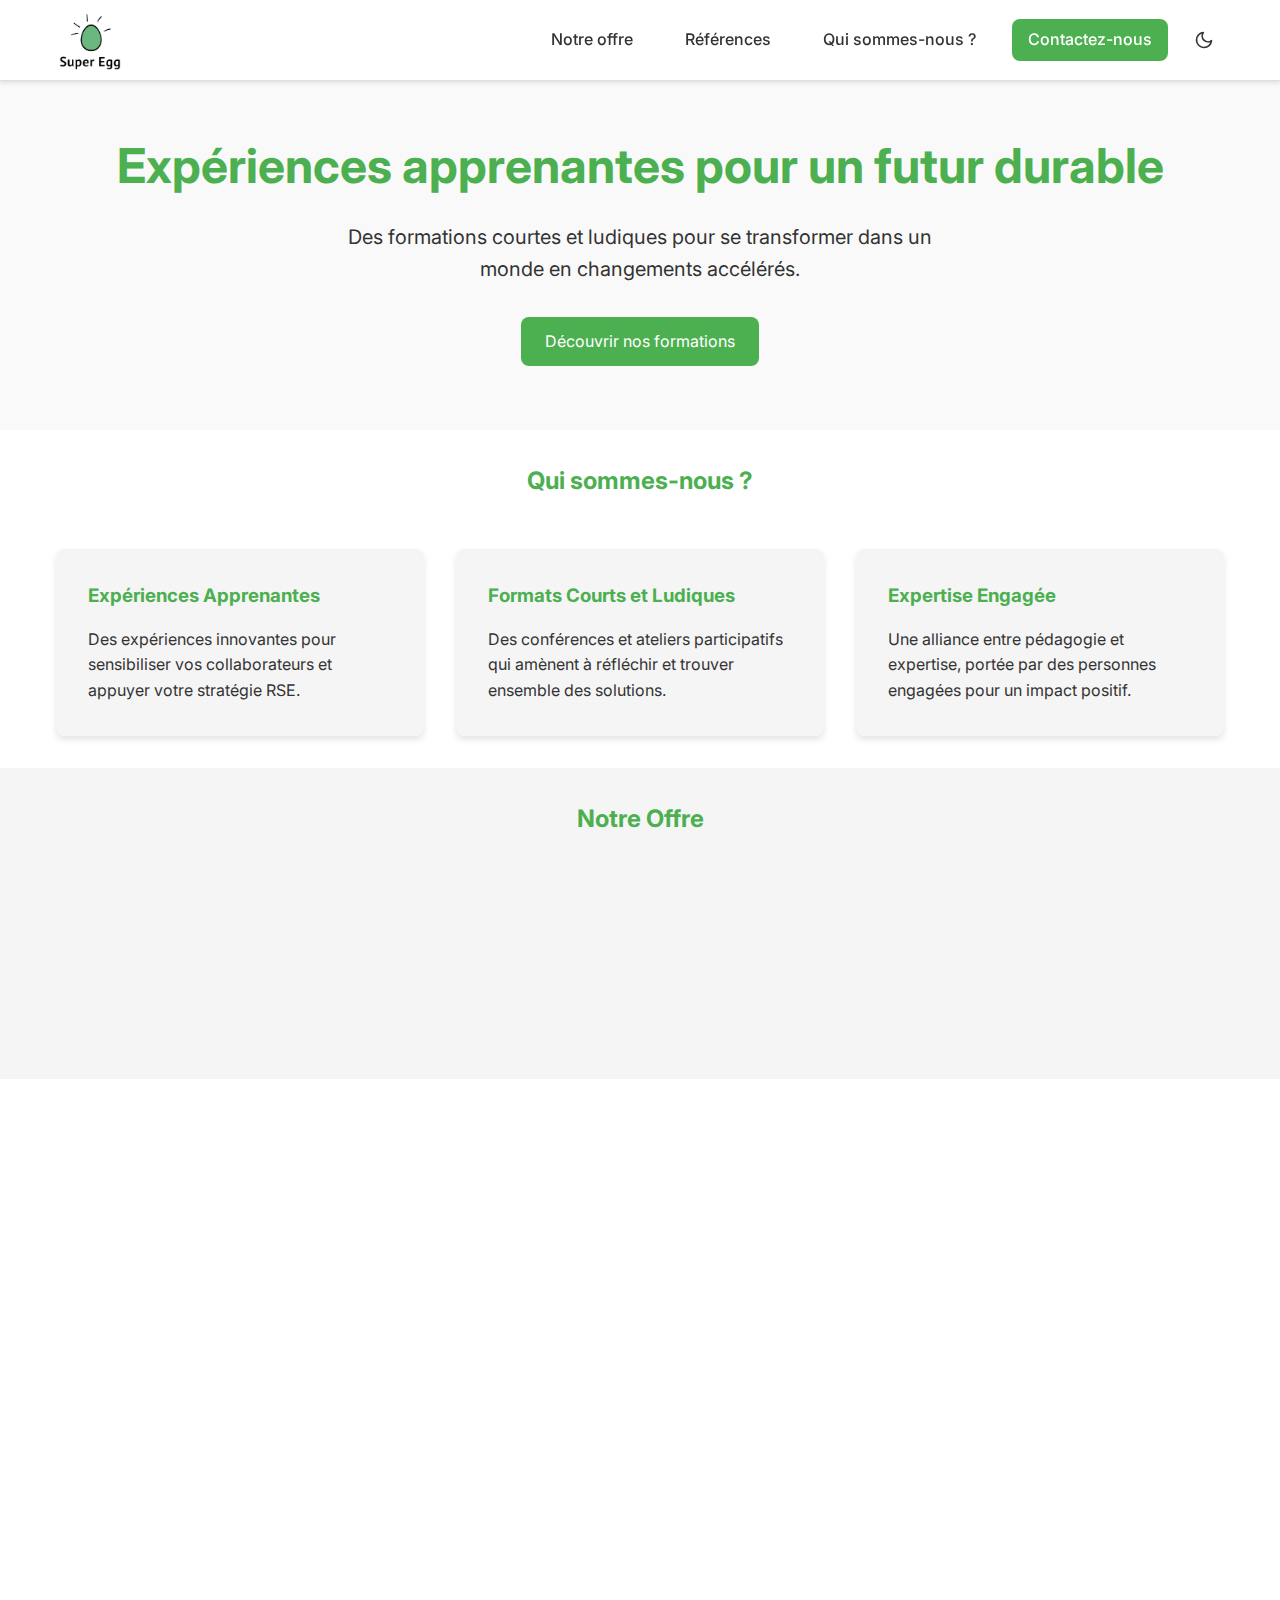
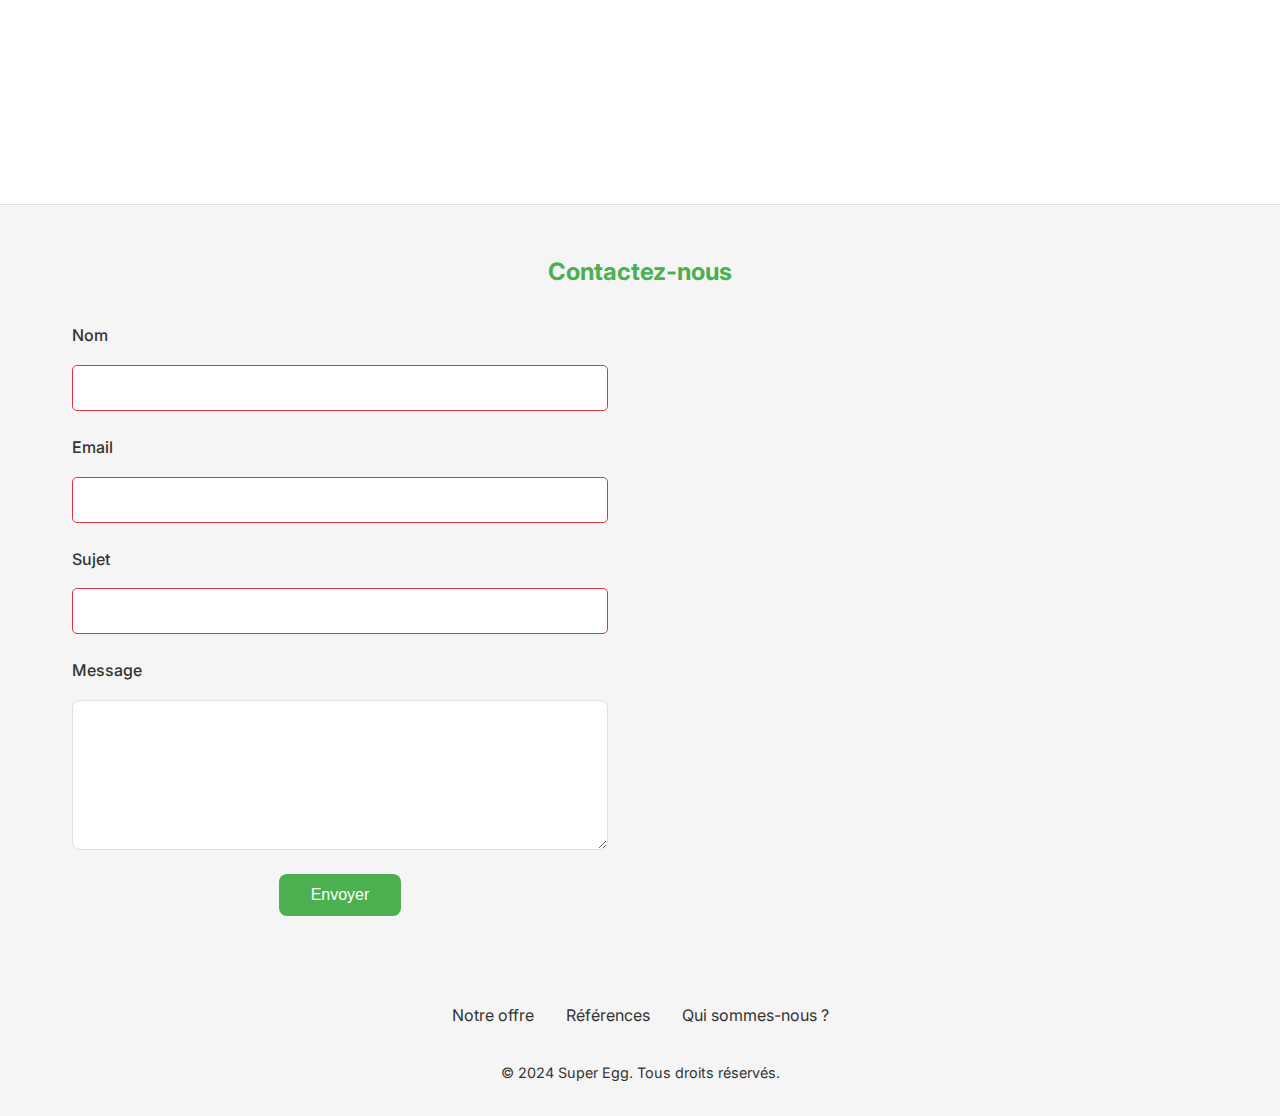
<file: index.html>
<!DOCTYPE html>
<html lang="fr">
<head>
    <meta charset="UTF-8">
    <meta name="viewport" content="width=device-width, initial-scale=1.0">
    <meta name="description" content="Super Egg - Formations courtes et ludiques pour un futur durable. Expériences apprenantes pour se transformer dans un monde en changements accélérés.">
    <title>Super Egg - Formations courtes et ludiques pour un futur durable</title>
    <link rel="stylesheet" href="css/style.css">
    <link rel="preconnect" href="https://fonts.googleapis.com">
    <link rel="preconnect" href="https://fonts.gstatic.com" crossorigin>
    <link href="https://fonts.googleapis.com/css2?family=Inter:wght@400;500;600;700&display=swap" rel="stylesheet">
</head>
<body>
    <header class="header">
        <nav class="nav container">
            <a href="/" class="logo">
                <img src="assets/images/logo.png" alt="Super Egg Logo" class="logo-img">
            </a>
            <button class="mobile-menu-toggle" aria-label="Menu">
                <span class="hamburger"></span>
            </button>
            <div class="nav-container">
                <nav>
                    <ul class="nav-links">
                        <li><a href="pages/notre-offre.html">Notre offre</a></li>
                        <li><a href="pages/references.html">Références</a></li>
                        <li><a href="pages/about.html">Qui sommes-nous ?</a></li>
                        <li><a href="#contact-title" class="btn-primary">Contactez-nous</a></li>
                    </ul>
                </nav>
                <button class="theme-toggle" aria-label="Changer le thème">
                    <svg xmlns="http://www.w3.org/2000/svg" viewBox="0 0 24 24" fill="none" stroke="currentColor" stroke-width="2" stroke-linecap="round" stroke-linejoin="round">
                        <path d="M21 12.79A9 9 0 1 1 11.21 3 7 7 0 0 0 21 12.79z"/>
                    </svg>
                </button>
            </div>
        </nav>
    </header>

    <main>
        <section class="hero">
            <div class="container">
                <h1>Expériences apprenantes pour un futur durable</h1>
                <p class="lead">Des formations courtes et ludiques pour se transformer dans un monde en changements accélérés.</p>
                <a href="pages/notre-offre.html" class="btn-primary">Découvrir nos formations</a>
            </div>
        </section>

        <section id="about" class="section">
            <div class="container">
                <h2>Qui sommes-nous ?</h2>
                <div class="features-grid">
                    <div class="feature-card">
                        <h3>Expériences Apprenantes</h3>
                        <p>Des expériences innovantes pour sensibiliser vos collaborateurs et appuyer votre stratégie RSE.</p>
                    </div>
                    <div class="feature-card">
                        <h3>Formats Courts et Ludiques</h3>
                        <p>Des conférences et ateliers participatifs qui amènent à réfléchir et trouver ensemble des solutions.</p>
                    </div>
                    <div class="feature-card">
                        <h3>Expertise Engagée</h3>
                        <p>Une alliance entre pédagogie et expertise, portée par des personnes engagées pour un impact positif.</p>
                    </div>
                </div>
            </div>
        </section>

        <section id="offre" class="section section-alt">
            <div class="container">
                <h2>Notre Offre</h2>
                <div class="offer-grid">
                    <div class="offer-card">
                        <h3>Offre Personnalisée</h3>
                        <p>Des formations adaptées à vos besoins et objectifs spécifiques.</p>
                    </div>
                    <div class="offer-card">
                        <h3>Kit de Communication</h3>
                        <p>Des outils pour valoriser votre engagement et mobiliser vos équipes.</p>
                    </div>
                    <div class="offer-card">
                        <h3>Mesure d'Impact</h3>
                        <p>Des indicateurs pour évaluer l'impact de nos interventions.</p>
                    </div>
                </div>
            </div>
        </section>

        <section class="section">
            <div class="container">
                <div class="feature-grid">
                    <div class="feature-card">
                        <div class="number">1</div>
                        <h3>Expertise</h3>
                        <p>Notre équipe d'experts vous accompagne dans votre transition écologique.</p>
                    </div>
                    <div class="feature-card">
                        <div class="number">2</div>
                        <h3>Innovation</h3>
                        <p>Des solutions innovantes adaptées à vos besoins spécifiques.</p>
                    </div>
                    <div class="feature-card">
                        <div class="number">3</div>
                        <h3>Impact</h3>
                        <p>Des résultats mesurables pour un impact positif sur l'environnement.</p>
                    </div>
                </div>
            </div>
        </section>
    </main>

    <footer>
        <section id="contact" class="footer-contact">
            <div class="container">
                <h2 id="contact-title">Contactez-nous</h2>
                <div class="contact-container">
                    <div class="form-container">
                        <form class="contact-form" action="#" method="POST">
                            <div class="form-group">
                                <label for="name">Nom</label>
                                <input type="text" id="name" name="name" required>
                            </div>
                            <div class="form-group">
                                <label for="email">Email</label>
                                <input type="email" id="email" name="email" required>
                            </div>
                            <div class="form-group">
                                <label for="subject">Sujet</label>
                                <input type="text" id="subject" name="subject" required>
                            </div>
                            <div class="form-group">
                                <label for="message">Message</label>
                                <textarea id="message" name="message" required></textarea>
                            </div>
                            <div class="form-submit">
                                <button type="submit">Envoyer</button>
                            </div>
                        </form>
                    </div>
                    <div class="calendly-container">
                        <!-- Calendly inline widget begin -->
                        <div class="calendly-inline-widget" data-url="https://calendly.com/robin-delebecque-18-t/30min?month=2025-02" style="min-width:320px;height:600px;"></div>
                        <script type="text/javascript" src="https://assets.calendly.com/assets/external/widget.js" async></script>
                        <!-- Calendly inline widget end -->
                    </div>
                </div>
            </div>
        </section>

        <div class="footer">
            <div class="container">
                <nav class="footer-nav">
                    <ul>
                        <li><a href="pages/notre-offre.html">Notre offre</a></li>
                        <li><a href="pages/references.html">Références</a></li>
                        <li><a href="pages/about.html">Qui sommes-nous ?</a></li>
                    </ul>
                </nav>
                <div class="footer-bottom">
                    <p>&copy; 2024 Super Egg. Tous droits réservés.</p>
                </div>
            </div>
        </div>
    </footer>

    <button id="scrollToTop" class="scroll-to-top" aria-label="Retour en haut de page">
        <svg width="20" height="20" viewBox="0 0 24 24" fill="none" stroke="currentColor" stroke-width="2" stroke-linecap="round" stroke-linejoin="round">
            <path d="M18 15l-6-6-6 6"/>
        </svg>
    </button>

    <script src="js/main.js"></script>
</body>
</html>
</file>
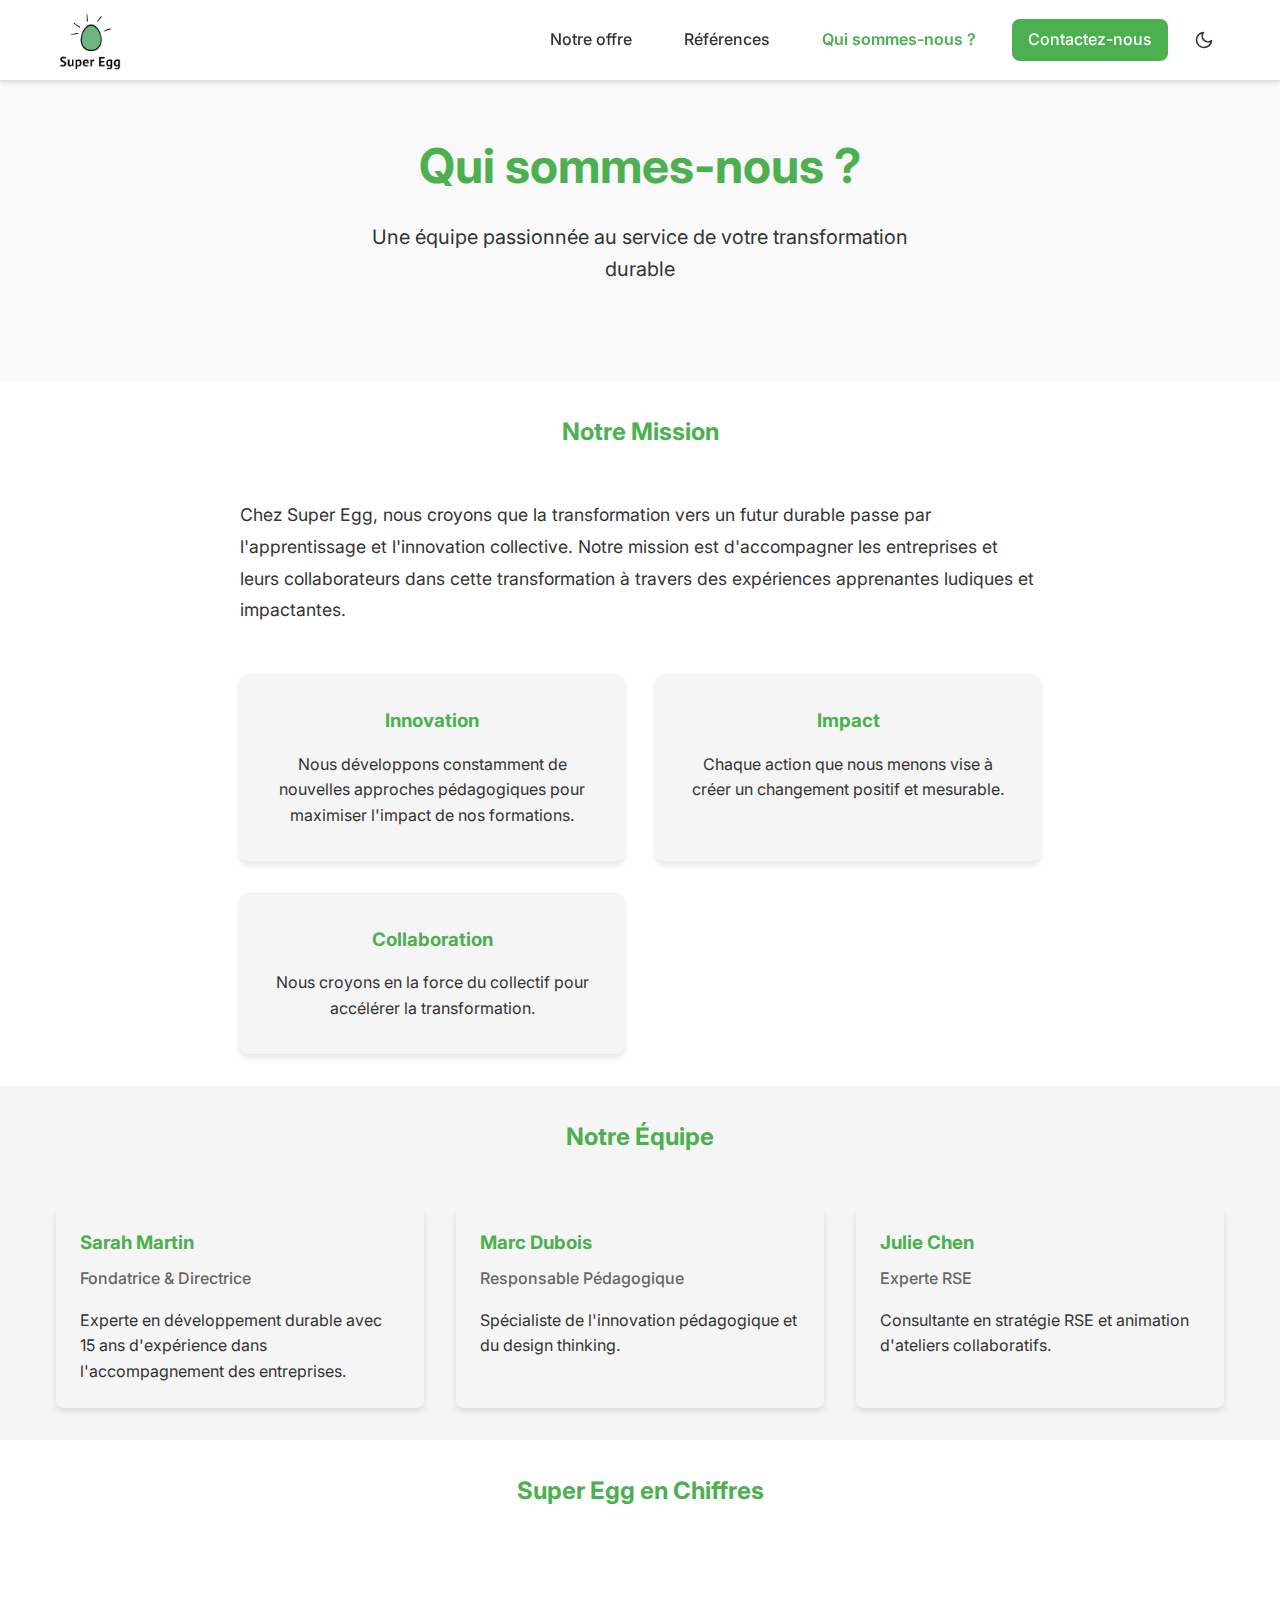
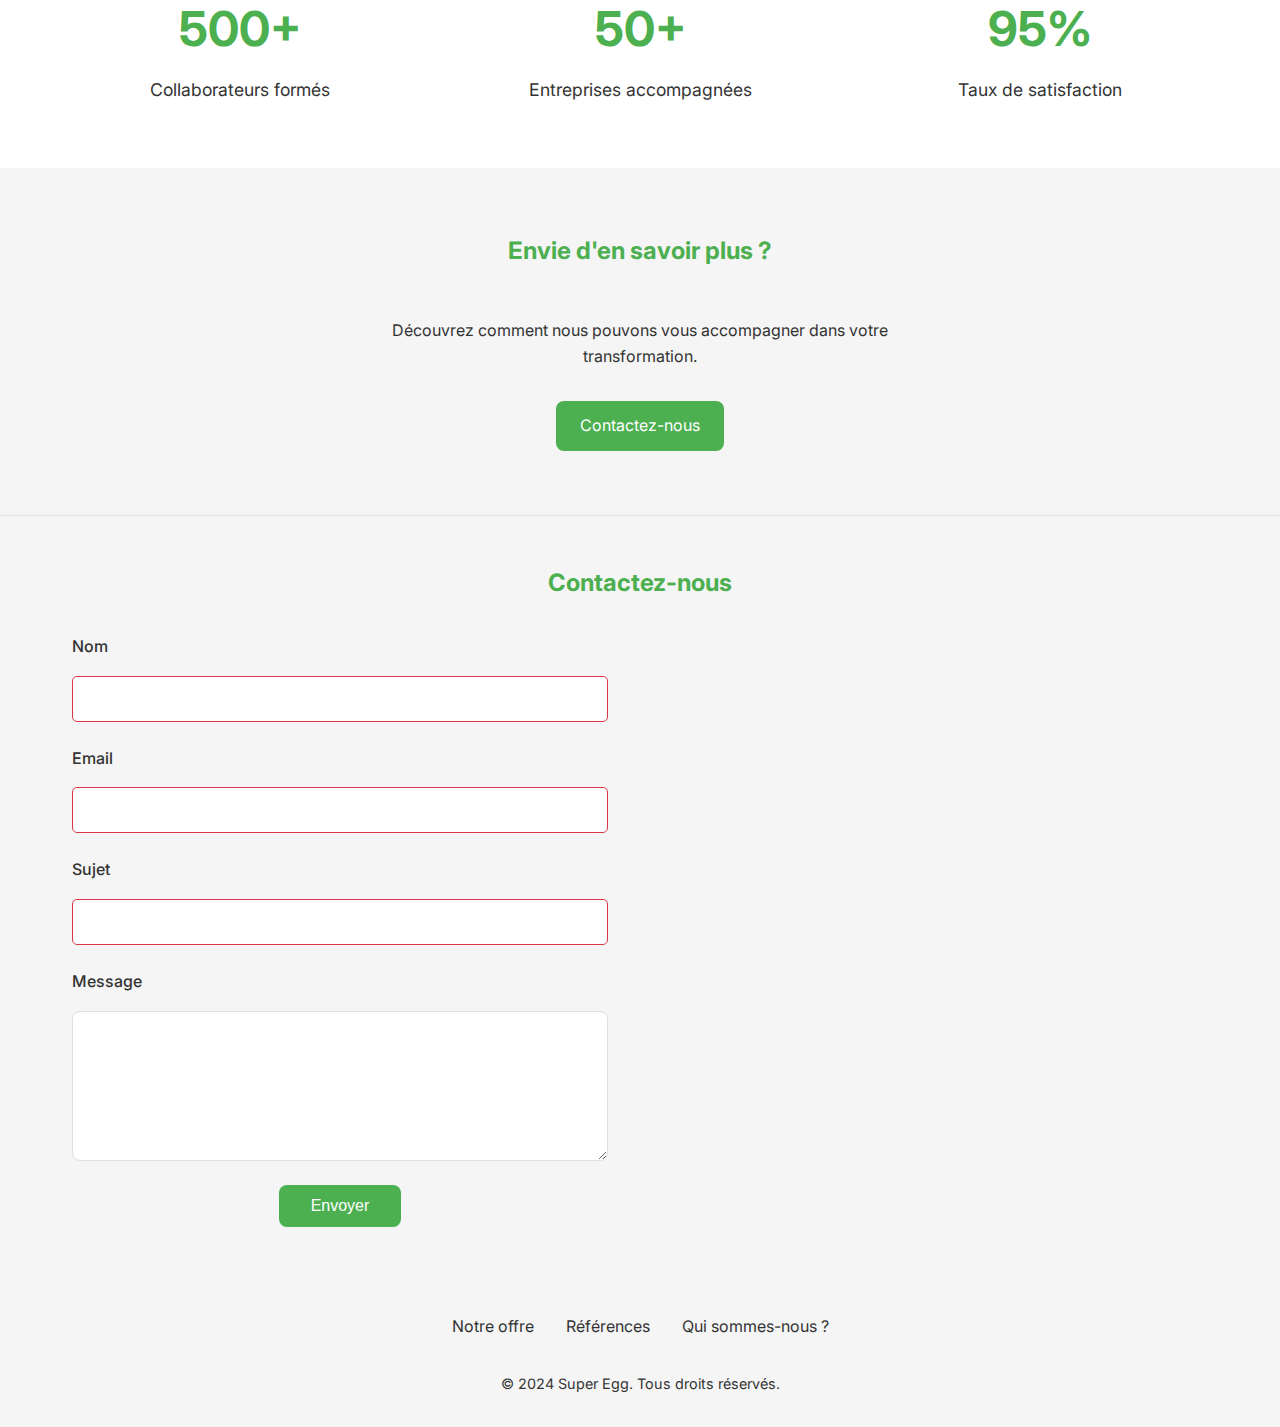
<file: about.html>
<!DOCTYPE html>
<html lang="fr">
<head>
    <meta charset="UTF-8">
    <meta name="viewport" content="width=device-width, initial-scale=1.0">
    <meta name="description" content="Super Egg - Découvrez notre équipe et notre mission pour un futur durable">
    <title>Qui sommes-nous ? - Super Egg</title>
    <link rel="stylesheet" href="css/style.css">
    <link rel="preconnect" href="https://fonts.googleapis.com">
    <link rel="preconnect" href="https://fonts.gstatic.com" crossorigin>
    <link href="https://fonts.googleapis.com/css2?family=Inter:wght@400;500;600;700&display=swap" rel="stylesheet">
</head>
<body>
    <header class="header">
        <nav class="nav container">
            <a href="/" class="logo">
                <img src="assets/images/logo.png" alt="Super Egg Logo" class="logo-img">
            </a>
            <button class="mobile-menu-toggle" aria-label="Menu">
                <span class="hamburger"></span>
            </button>
            <div class="nav-container">
                <ul class="nav-links">
                    <li><a href="notre-offre.html">Notre offre</a></li>
                    <li><a href="references.html">Références</a></li>
                    <li><a href="about.html" class="active">Qui sommes-nous ?</a></li>
                    <li><a href="#contact-title" class="btn-primary">Contactez-nous</a></li>
                </ul>
                <button class="theme-toggle" aria-label="Changer le thème">
                    <svg xmlns="http://www.w3.org/2000/svg" viewBox="0 0 24 24" fill="none" stroke="currentColor" stroke-width="2" stroke-linecap="round" stroke-linejoin="round">
                        <path d="M21 12.79A9 9 0 1 1 11.21 3 7 7 0 0 0 21 12.79z"/>
                    </svg>
                </button>
            </div>
        </nav>
    </header>

    <main>
        <section class="hero">
            <div class="container">
                <h1>Qui sommes-nous ?</h1>
                <p class="lead">Une équipe passionnée au service de votre transformation durable</p>
            </div>
        </section>

        <section class="section mission">
            <div class="container">
                <div class="mission-content">
                    <h2>Notre Mission</h2>
                    <p class="mission-text">Chez Super Egg, nous croyons que la transformation vers un futur durable passe par l'apprentissage et l'innovation collective. Notre mission est d'accompagner les entreprises et leurs collaborateurs dans cette transformation à travers des expériences apprenantes ludiques et impactantes.</p>
                    
                    <div class="values-grid">
                        <div class="value-card">
                            <h3>Innovation</h3>
                            <p>Nous développons constamment de nouvelles approches pédagogiques pour maximiser l'impact de nos formations.</p>
                        </div>
                        <div class="value-card">
                            <h3>Impact</h3>
                            <p>Chaque action que nous menons vise à créer un changement positif et mesurable.</p>
                        </div>
                        <div class="value-card">
                            <h3>Collaboration</h3>
                            <p>Nous croyons en la force du collectif pour accélérer la transformation.</p>
                        </div>
                    </div>
                </div>
            </div>
        </section>

        <section class="section section-alt team">
            <div class="container">
                <h2>Notre Équipe</h2>
                <div class="team-grid">
                    <div class="team-card">
                        <div class="team-info">
                            <h3>Sarah Martin</h3>
                            <p class="team-role">Fondatrice & Directrice</p>
                            <p class="team-bio">Experte en développement durable avec 15 ans d'expérience dans l'accompagnement des entreprises.</p>
                        </div>
                    </div>
                    <div class="team-card">
                        <div class="team-info">
                            <h3>Marc Dubois</h3>
                            <p class="team-role">Responsable Pédagogique</p>
                            <p class="team-bio">Spécialiste de l'innovation pédagogique et du design thinking.</p>
                        </div>
                    </div>
                    <div class="team-card">
                        <div class="team-info">
                            <h3>Julie Chen</h3>
                            <p class="team-role">Experte RSE</p>
                            <p class="team-bio">Consultante en stratégie RSE et animation d'ateliers collaboratifs.</p>
                        </div>
                    </div>
                </div>
            </div>
        </section>

        <section class="section numbers">
            <div class="container">
                <h2>Super Egg en Chiffres</h2>
                <div class="numbers-grid">
                    <div class="number-card">
                        <span class="number">500+</span>
                        <p>Collaborateurs formés</p>
                    </div>
                    <div class="number-card">
                        <span class="number">50+</span>
                        <p>Entreprises accompagnées</p>
                    </div>
                    <div class="number-card">
                        <span class="number">95%</span>
                        <p>Taux de satisfaction</p>
                    </div>
                </div>
            </div>
        </section>

        <section class="section section-alt cta-section">
            <div class="container">
                <h2>Envie d'en savoir plus ?</h2>
                <p class="lead">Découvrez comment nous pouvons vous accompagner dans votre transformation.</p>
                <a href="#contact-title" class="btn-primary">Contactez-nous</a>
            </div>
        </section>
    </main>

    <footer>
        <section id="contact" class="footer-contact">
            <div class="container">
                <h2 id="contact-title">Contactez-nous</h2>
                <div class="contact-container">
                    <div class="form-container">
                        <form class="contact-form" action="#" method="POST">
                            <div class="form-group">
                                <label for="name">Nom</label>
                                <input type="text" id="name" name="name" required>
                            </div>
                            <div class="form-group">
                                <label for="email">Email</label>
                                <input type="email" id="email" name="email" required>
                            </div>
                            <div class="form-group">
                                <label for="subject">Sujet</label>
                                <input type="text" id="subject" name="subject" required>
                            </div>
                            <div class="form-group">
                                <label for="message">Message</label>
                                <textarea id="message" name="message" required></textarea>
                            </div>
                            <div class="form-submit">
                                <button type="submit">Envoyer</button>
                            </div>
                        </form>
                    </div>
                    <div class="calendly-container">
                        <!-- Calendly inline widget begin -->
                        <div class="calendly-inline-widget" data-url="https://calendly.com/robin-delebecque-18-t/30min?month=2025-02" style="min-width:320px;height:600px;"></div>
                        <script type="text/javascript" src="https://assets.calendly.com/assets/external/widget.js" async></script>
                        <!-- Calendly inline widget end -->
                    </div>
                </div>
            </div>
        </section>

        <div class="footer">
            <div class="container">
                <nav class="footer-nav">
                    <ul>
                        <li><a href="notre-offre.html">Notre offre</a></li>
                        <li><a href="references.html">Références</a></li>
                        <li><a href="about.html">Qui sommes-nous ?</a></li>
                    </ul>
                </nav>
                <div class="footer-bottom">
                    <p>&copy; 2024 Super Egg. Tous droits réservés.</p>
                </div>
            </div>
        </div>
    </footer>

    <button id="scrollToTop" class="scroll-to-top" aria-label="Retour en haut de page">
        <svg width="20" height="20" viewBox="0 0 24 24" fill="none" stroke="currentColor" stroke-width="2" stroke-linecap="round" stroke-linejoin="round">
            <path d="M18 15l-6-6-6 6"/>
        </svg>
    </button>

    <script src="js/main.js"></script>
</body>
</html>
</file>
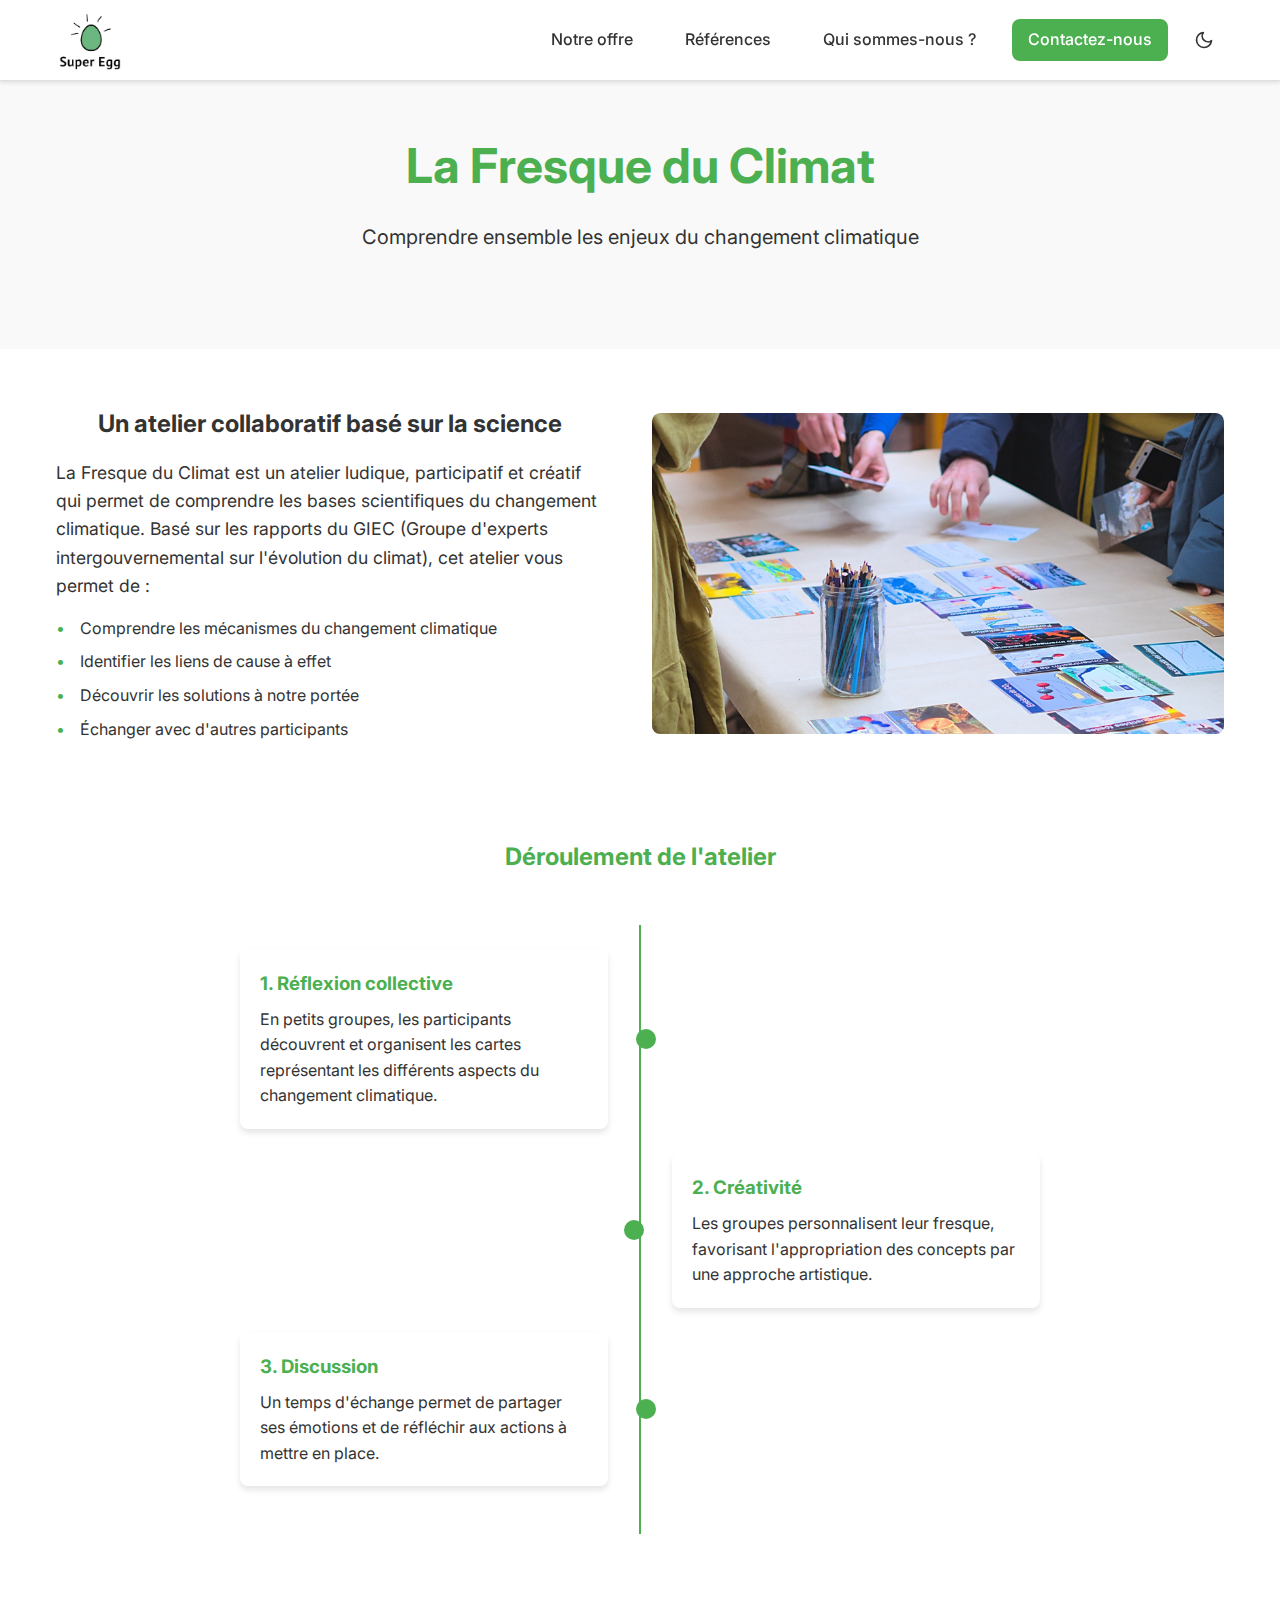
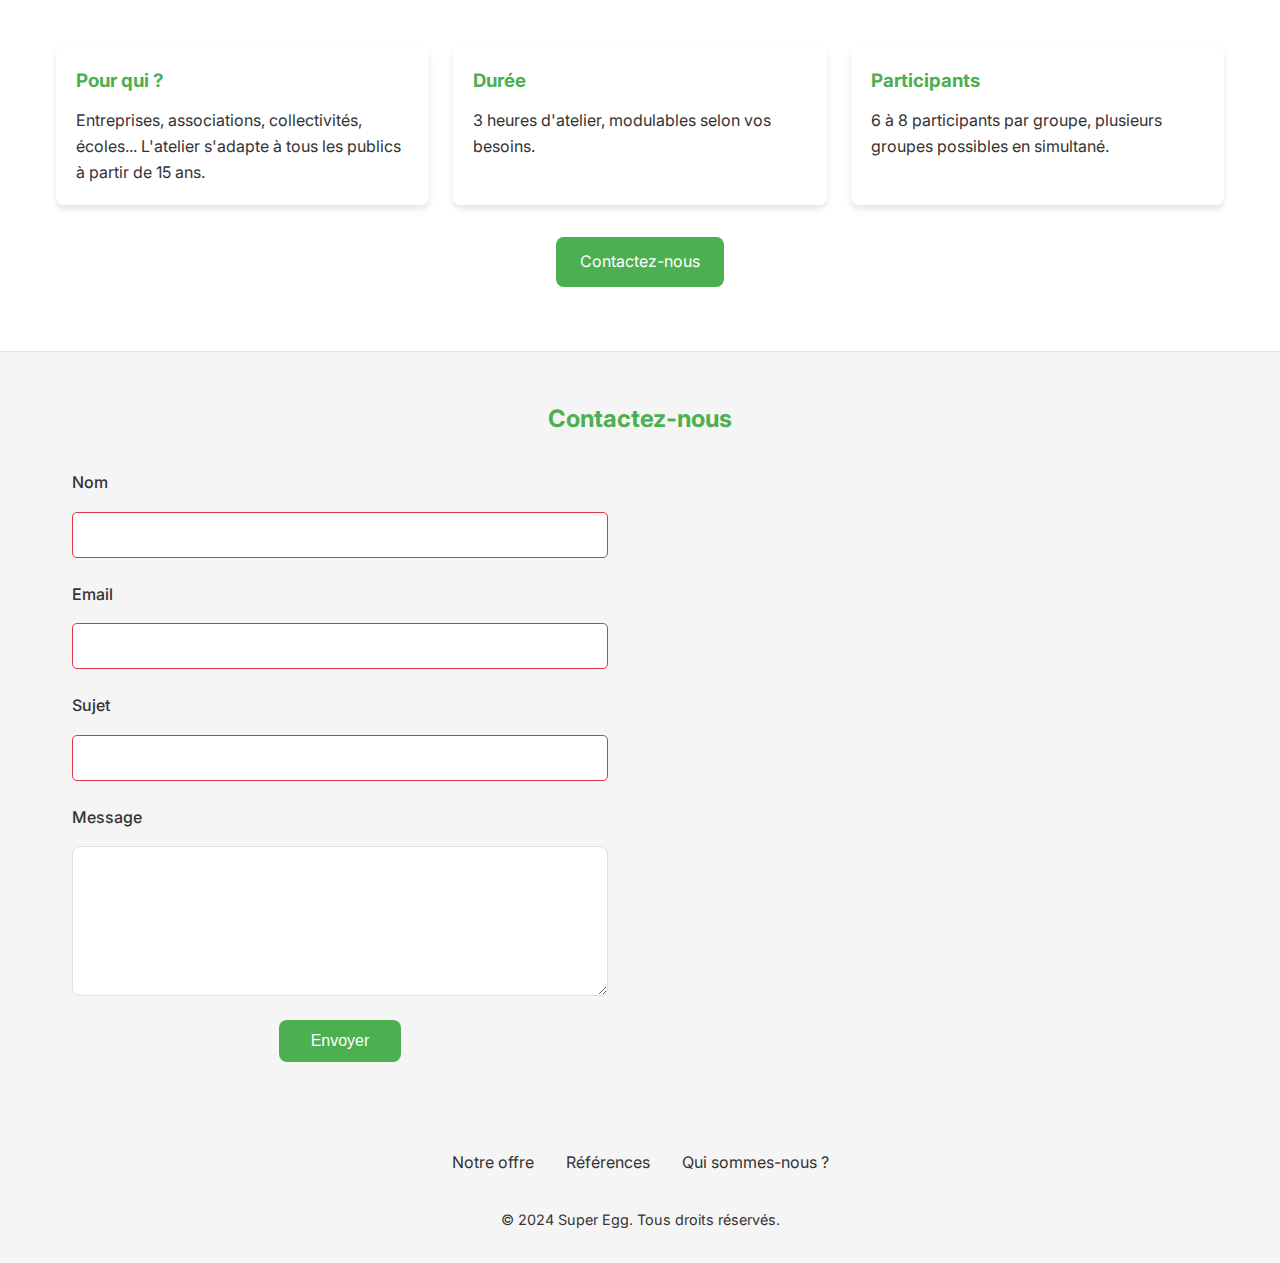
<file: fresque-climat.html>
<!DOCTYPE html>
<html lang="fr">
<head>
    <meta charset="UTF-8">
    <meta name="viewport" content="width=device-width, initial-scale=1.0">
    <meta name="description" content="Super Egg - La Fresque du Climat, un atelier collaboratif pour comprendre les enjeux du changement climatique">
    <title>Fresque du Climat - Super Egg</title>
    <link rel="stylesheet" href="css/style.css">
    <link rel="preconnect" href="https://fonts.googleapis.com">
    <link rel="preconnect" href="https://fonts.gstatic.com" crossorigin>
    <link href="https://fonts.googleapis.com/css2?family=Inter:wght@400;500;600;700&display=swap" rel="stylesheet">
</head>
<body>
    <header class="header">
        <nav class="nav container">
            <a href="/" class="logo">
                <img src="assets/images/logo.png" alt="Super Egg Logo" class="logo-img">
            </a>
            <button class="mobile-menu-toggle" aria-label="Menu">
                <span class="hamburger"></span>
            </button>
            <div class="nav-container">
                <ul class="nav-links">
                    <li><a href="notre-offre.html">Notre offre</a></li>
                    <li><a href="references.html">Références</a></li>
                    <li><a href="about.html">Qui sommes-nous ?</a></li>
                    <li><a href="#contact-title" class="btn-primary">Contactez-nous</a></li>
                </ul>
                <button class="theme-toggle" aria-label="Changer le thème">
                    <svg xmlns="http://www.w3.org/2000/svg" viewBox="0 0 24 24" fill="none" stroke="currentColor" stroke-width="2" stroke-linecap="round" stroke-linejoin="round">
                        <path d="M21 12.79A9 9 0 1 1 11.21 3 7 7 0 0 0 21 12.79z"/>
                    </svg>
                </button>
            </div>
        </nav>
    </header>

    <main>
        <section class="hero">
            <div class="container">
                <h1>La Fresque du Climat</h1>
                <p class="lead">Comprendre ensemble les enjeux du changement climatique</p>
            </div>
        </section>

        <section class="section">
            <div class="container">
                <div class="content-grid">
                    <div class="text-content">
                        <h2>Un atelier collaboratif basé sur la science</h2>
                        <p class="lead">La Fresque du Climat est un atelier ludique, participatif et créatif qui permet de comprendre les bases scientifiques du changement climatique. Basé sur les rapports du GIEC (Groupe d'experts intergouvernemental sur l'évolution du climat), cet atelier vous permet de :</p>
                        <ul class="feature-list">
                            <li>Comprendre les mécanismes du changement climatique</li>
                            <li>Identifier les liens de cause à effet</li>
                            <li>Découvrir les solutions à notre portée</li>
                            <li>Échanger avec d'autres participants</li>
                        </ul>
                    </div>
                    <div class="image-content">
                        <img src="assets/images/fresque-climat.png" alt="Atelier Fresque du Climat en action" class="feature-image">
                    </div>
                </div>
            </div>
        </section>

        <section class="section bg-alt">
            <div class="container">
                <h2 class="section-title">Déroulement de l'atelier</h2>
                <div class="timeline">
                    <div class="timeline-item">
                        <div class="timeline-content">
                            <h3>1. Réflexion collective</h3>
                            <p>En petits groupes, les participants découvrent et organisent les cartes représentant les différents aspects du changement climatique.</p>
                        </div>
                    </div>
                    <div class="timeline-item">
                        <div class="timeline-content">
                            <h3>2. Créativité</h3>
                            <p>Les groupes personnalisent leur fresque, favorisant l'appropriation des concepts par une approche artistique.</p>
                        </div>
                    </div>
                    <div class="timeline-item">
                        <div class="timeline-content">
                            <h3>3. Discussion</h3>
                            <p>Un temps d'échange permet de partager ses émotions et de réfléchir aux actions à mettre en place.</p>
                        </div>
                    </div>
                </div>
            </div>
        </section>

        <section class="section">
            <div class="container">
                <div class="info-cards">
                    <div class="info-card">
                        <h3>Pour qui ?</h3>
                        <p>Entreprises, associations, collectivités, écoles... L'atelier s'adapte à tous les publics à partir de 15 ans.</p>
                    </div>
                    <div class="info-card">
                        <h3>Durée</h3>
                        <p>3 heures d'atelier, modulables selon vos besoins.</p>
                    </div>
                    <div class="info-card">
                        <h3>Participants</h3>
                        <p>6 à 8 participants par groupe, plusieurs groupes possibles en simultané.</p>
                    </div>
                </div>
                <div class="cta-container" style="text-align: center;">
                    <a href="#contact-title" class="btn-primary">Contactez-nous</a>
                </div>
            </div>
        </section>
    </main>

    <footer>
        <section id="contact" class="footer-contact">
            <div class="container">
                <h2 id="contact-title">Contactez-nous</h2>
                <div class="contact-container">
                    <div class="form-container">
                        <form class="contact-form" action="#" method="POST">
                            <div class="form-group">
                                <label for="name">Nom</label>
                                <input type="text" id="name" name="name" required>
                            </div>
                            <div class="form-group">
                                <label for="email">Email</label>
                                <input type="email" id="email" name="email" required>
                            </div>
                            <div class="form-group">
                                <label for="subject">Sujet</label>
                                <input type="text" id="subject" name="subject" required>
                            </div>
                            <div class="form-group">
                                <label for="message">Message</label>
                                <textarea id="message" name="message" required></textarea>
                            </div>
                            <div class="form-submit">
                                <button type="submit">Envoyer</button>
                            </div>
                        </form>
                    </div>
                    <div class="calendly-container">
                        <!-- Calendly inline widget begin -->
                        <div class="calendly-inline-widget" data-url="https://calendly.com/robin-delebecque-18-t/30min?month=2025-02" style="min-width:320px;height:600px;"></div>
                        <script type="text/javascript" src="https://assets.calendly.com/assets/external/widget.js" async></script>
                        <!-- Calendly inline widget end -->
                    </div>
                </div>
            </div>
        </section>

        <div class="footer">
            <div class="container">
                <nav class="footer-nav">
                    <ul>
                        <li><a href="notre-offre.html">Notre offre</a></li>
                        <li><a href="references.html">Références</a></li>
                        <li><a href="about.html">Qui sommes-nous ?</a></li>
                    </ul>
                </nav>
                <div class="footer-bottom">
                    <p>&copy; 2024 Super Egg. Tous droits réservés.</p>
                </div>
            </div>
        </div>
    </footer>

    <button id="scrollToTop" class="scroll-to-top" aria-label="Retour en haut de page">
        <svg width="20" height="20" viewBox="0 0 24 24" fill="none" stroke="currentColor" stroke-width="2" stroke-linecap="round" stroke-linejoin="round">
            <path d="M18 15l-6-6-6 6"/>
        </svg>
    </button>

    <script src="js/main.js"></script>
</body>
</html>
</file>
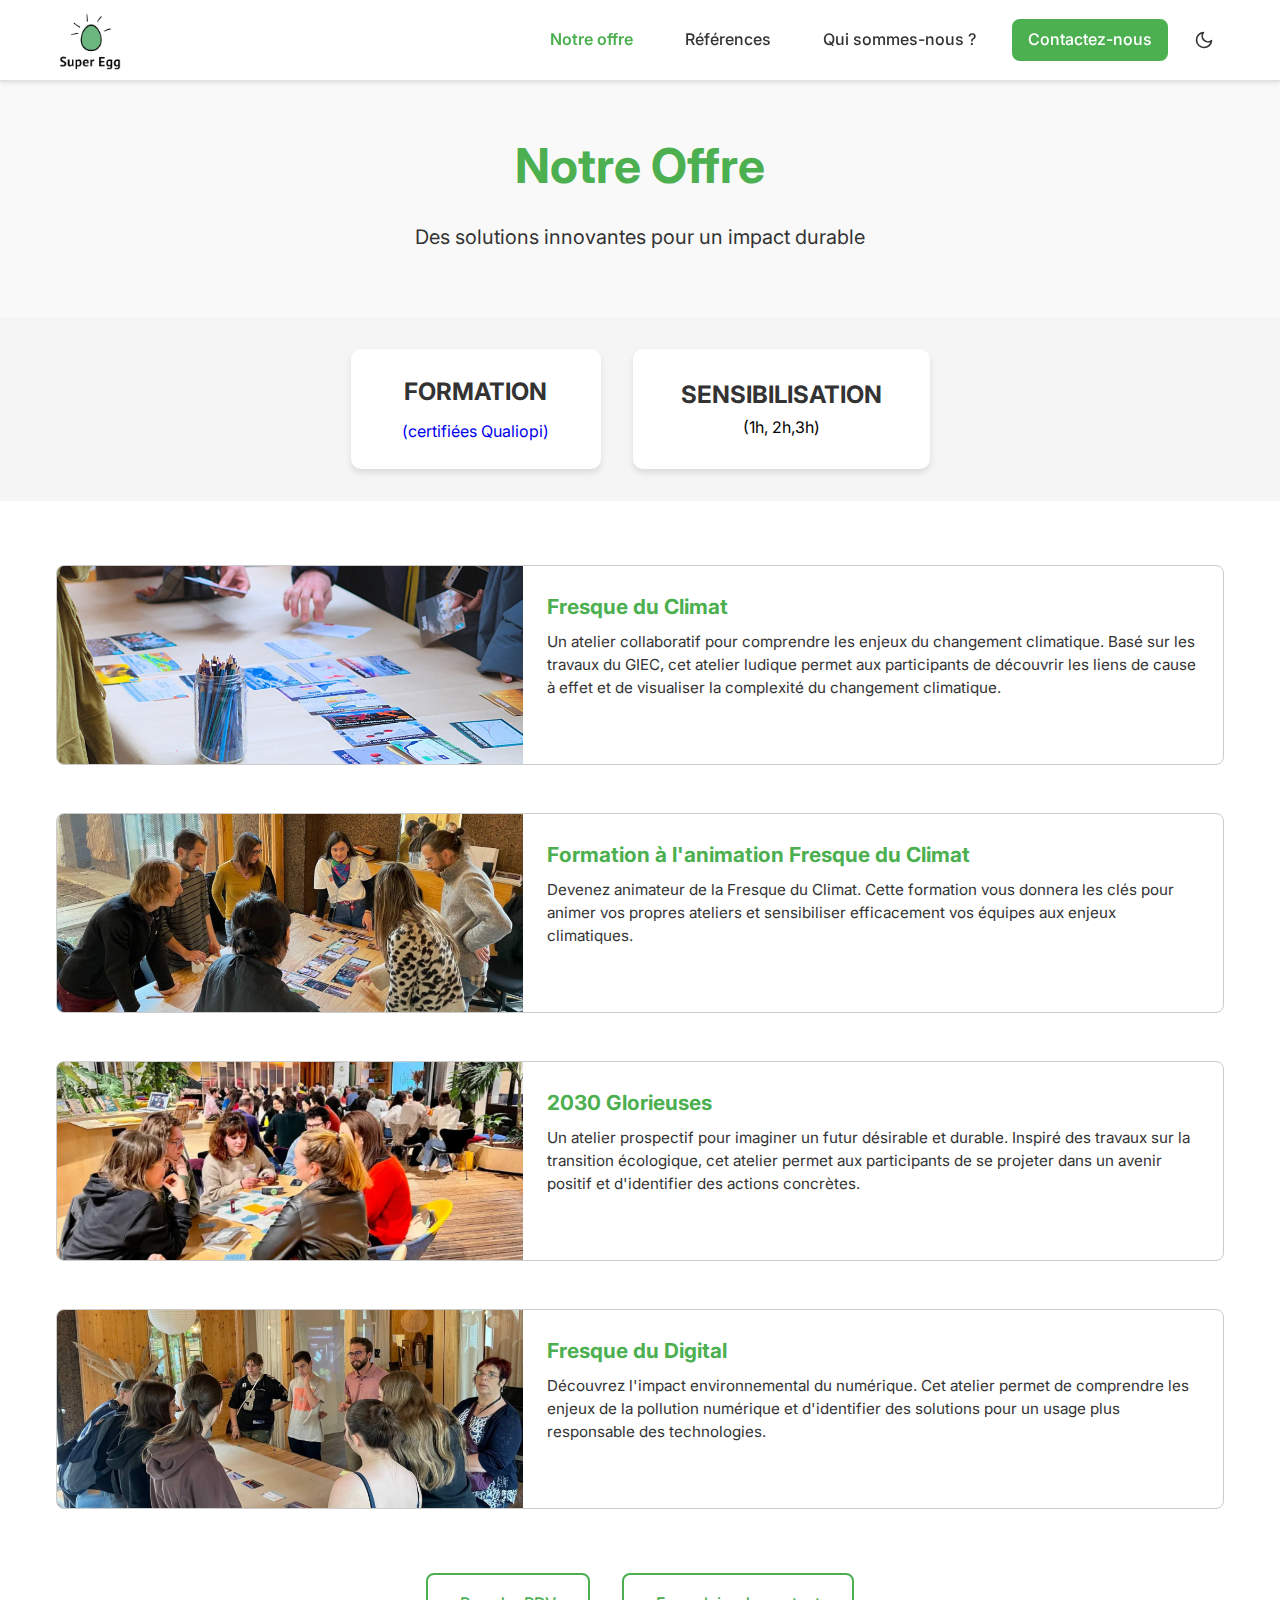
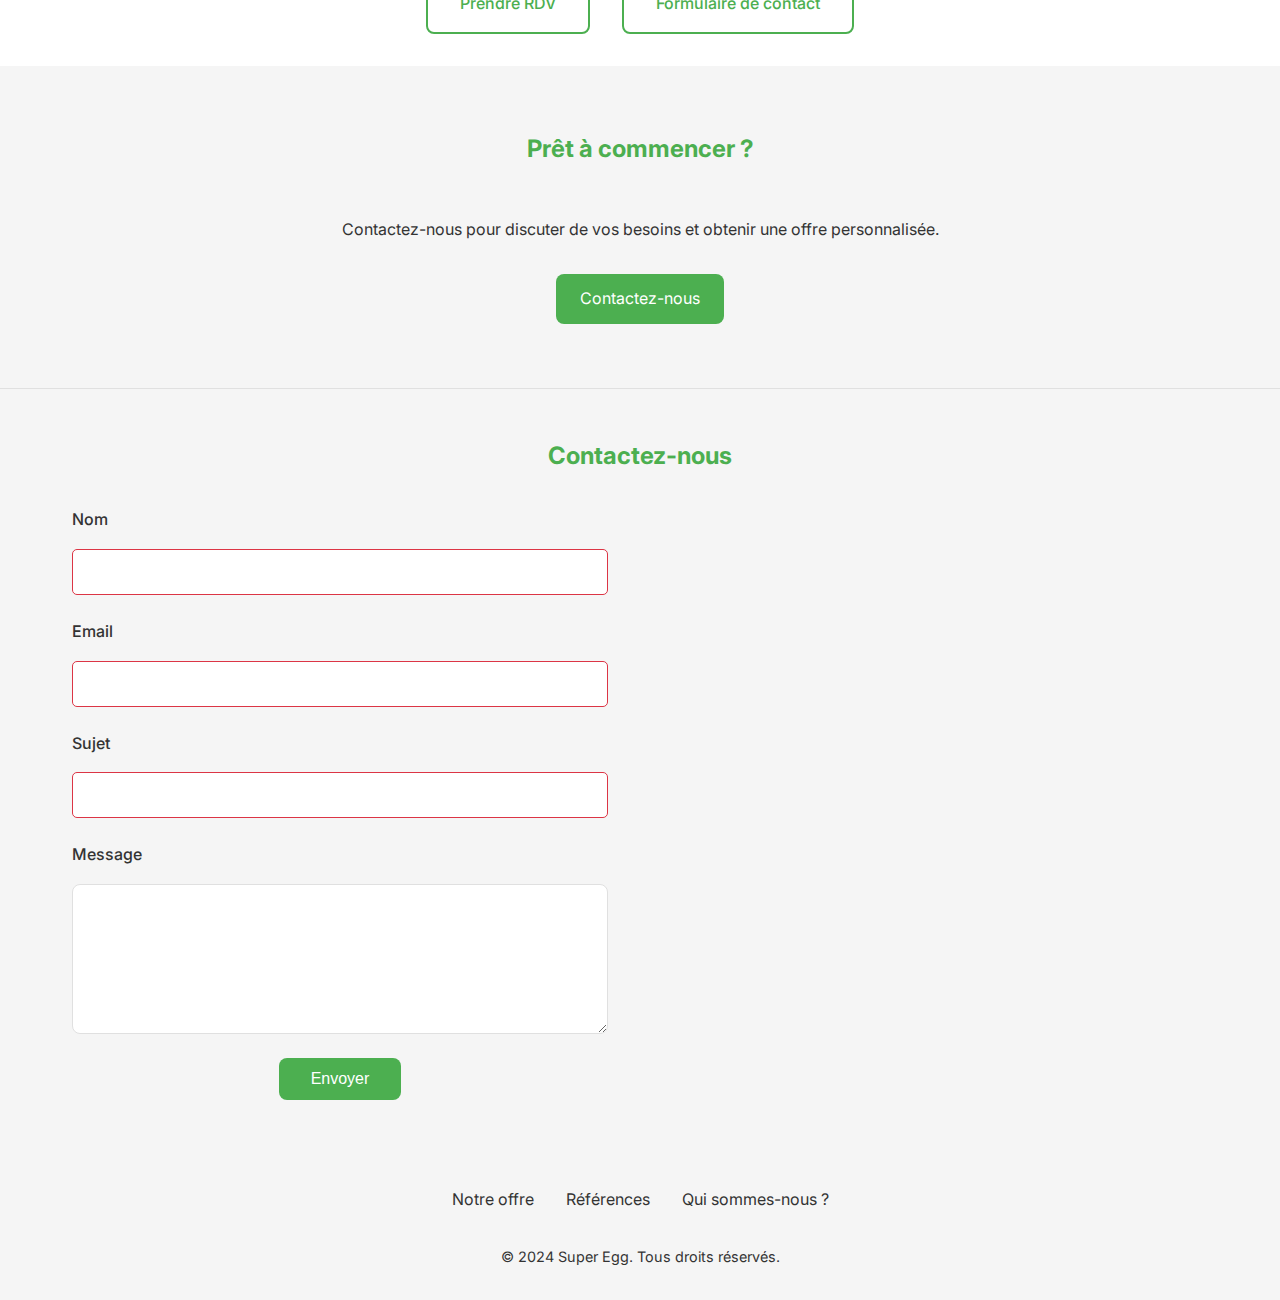
<file: notre-offre.html>
<!DOCTYPE html>
<html lang="fr">
<head>
    <meta charset="UTF-8">
    <meta name="viewport" content="width=device-width, initial-scale=1.0">
    <meta name="description" content="Super Egg - Découvrez notre offre de formations et d'ateliers pour un futur durable">
    <title>Notre Offre - Super Egg</title>
    <link rel="stylesheet" href="css/style.css">
    <link rel="preconnect" href="https://fonts.googleapis.com">
    <link rel="preconnect" href="https://fonts.gstatic.com" crossorigin>
    <link href="https://fonts.googleapis.com/css2?family=Inter:wght@400;500;600;700&display=swap" rel="stylesheet">
</head>
<body>
    <header class="header">
        <nav class="nav container">
            <a href="/" class="logo">
                <img src="assets/images/logo.png" alt="Super Egg Logo" class="logo-img">
            </a>
            <button class="mobile-menu-toggle" aria-label="Menu">
                <span class="hamburger"></span>
            </button>
            <div class="nav-container">
                <ul class="nav-links">
                    <li><a href="notre-offre.html" class="active">Notre offre</a></li>
                    <li><a href="references.html">Références</a></li>
                    <li><a href="about.html">Qui sommes-nous ?</a></li>
                    <li><a href="#contact-title" class="btn-primary">Contactez-nous</a></li>
                </ul>
                <button class="theme-toggle" aria-label="Changer le thème">
                    <svg xmlns="http://www.w3.org/2000/svg" viewBox="0 0 24 24" fill="none" stroke="currentColor" stroke-width="2" stroke-linecap="round" stroke-linejoin="round">
                        <path d="M21 12.79A9 9 0 1 1 11.21 3 7 7 0 0 0 21 12.79z"/>
                    </svg>
                </button>
            </div>
        </nav>
    </header>

    <main>
        <section class="hero">
            <div class="container">
                <h1>Notre Offre</h1>
                <p class="lead">Des solutions innovantes pour un impact durable</p>
            </div>
        </section>

        <section class="cta-buttons">
            <div class="container">
                <div class="button-container">
                    <a href="https://superegg.catalogueformpro.com/" class="cta-button formation" target="_blank" rel="noopener noreferrer">
                        <span class="button-title">FORMATION</span>
                        <span class="button-subtitle">(certifiées Qualiopi)</span>
                    </a>
                    <button class="cta-button sensibilisation" id="sensibilisationBtn">
                        <span class="button-title">SENSIBILISATION</span>
                        <span class="button-subtitle">(1h, 2h,3h)</span>
                    </button>
                </div>
            </div>
        </section>

        <!-- Email Collection Modal -->
        <div class="modal" id="emailModal">
            <div class="modal-content">
                <button class="modal-close" aria-label="Fermer">&times;</button>
                <h2>Accéder au catalogue</h2>
                <p>Veuillez entrer votre adresse e-mail pour accéder au catalogue de sensibilisation.</p>
                <form id="emailForm" class="email-form">
                    <div class="form-group">
                        <input type="email" id="emailInput" required 
                               placeholder="Votre adresse e-mail"
                               pattern="[a-z0-9._%+-]+@[a-z0-9.-]+\.[a-z]{2,}$">
                        <div class="error-message" id="emailError"></div>
                    </div>
                    <button type="submit" class="btn-primary">Accéder au PDF</button>
                </form>
            </div>
        </div>

        <section class="section">
            <div class="container">
                <div class="offerings">
                    <a href="fresque-climat.html" class="offering-card">
                        <div class="image-container">
                            <img src="assets/images/fresque-climat.png" alt="Fresque du Climat - Atelier collaboratif">
                        </div>
                        <div class="offering-content">
                            <h3>Fresque du Climat</h3>
                            <p>Un atelier collaboratif pour comprendre les enjeux du changement climatique. Basé sur les travaux du GIEC, cet atelier ludique permet aux participants de découvrir les liens de cause à effet et de visualiser la complexité du changement climatique.</p>
                        </div>
                    </a>

                    <a href="#" class="offering-card">
                        <div class="image-container">
                            <img src="assets/images/formation-animation.png" alt="Formation à l'animation Fresque du Climat">
                        </div>
                        <div class="offering-content">
                            <h3>Formation à l'animation Fresque du Climat</h3>
                            <p>Devenez animateur de la Fresque du Climat. Cette formation vous donnera les clés pour animer vos propres ateliers et sensibiliser efficacement vos équipes aux enjeux climatiques.</p>
                        </div>
                    </a>

                    <a href="#" class="offering-card">
                        <div class="image-container">
                            <img src="assets/images/2030-glorieuses.png" alt="2030 Glorieuses - Vision positive du futur">
                        </div>
                        <div class="offering-content">
                            <h3>2030 Glorieuses</h3>
                            <p>Un atelier prospectif pour imaginer un futur désirable et durable. Inspiré des travaux sur la transition écologique, cet atelier permet aux participants de se projeter dans un avenir positif et d'identifier des actions concrètes.</p>
                        </div>
                    </a>

                    <a href="#" class="offering-card">
                        <div class="image-container">
                            <img src="assets/images/fresque-digital.png" alt="Fresque du Digital - Impact environnemental du numérique">
                        </div>
                        <div class="offering-content">
                            <h3>Fresque du Digital</h3>
                            <p>Découvrez l'impact environnemental du numérique. Cet atelier permet de comprendre les enjeux de la pollution numérique et d'identifier des solutions pour un usage plus responsable des technologies.</p>
                        </div>
                    </a>
                </div>

                <div class="action-buttons">
                    <a href="#" class="action-button">Prendre RDV</a>
                    <a href="#contact-title" class="action-button">Formulaire de contact</a>
                </div>
            </div>
        </section>

        <section class="section section-alt cta-section">
            <div class="container">
                <h2>Prêt à commencer ?</h2>
                <p class="lead">Contactez-nous pour discuter de vos besoins et obtenir une offre personnalisée.</p>
                <a href="#contact-title" class="btn-primary">Contactez-nous</a>
            </div>
        </section>
    </main>

    <footer>
        <section id="contact" class="footer-contact">
            <div class="container">
                <h2 id="contact-title">Contactez-nous</h2>
                <div class="contact-container">
                    <div class="form-container">
                        <form class="contact-form" action="#" method="POST">
                            <div class="form-group">
                                <label for="name">Nom</label>
                                <input type="text" id="name" name="name" required>
                            </div>
                            <div class="form-group">
                                <label for="email">Email</label>
                                <input type="email" id="email" name="email" required>
                            </div>
                            <div class="form-group">
                                <label for="subject">Sujet</label>
                                <input type="text" id="subject" name="subject" required>
                            </div>
                            <div class="form-group">
                                <label for="message">Message</label>
                                <textarea id="message" name="message" required></textarea>
                            </div>
                            <div class="form-submit">
                                <button type="submit">Envoyer</button>
                            </div>
                        </form>
                    </div>
                    <div class="calendly-container">
                        <!-- Calendly inline widget begin -->
                        <div class="calendly-inline-widget" data-url="https://calendly.com/robin-delebecque-18-t/30min?month=2025-02" style="min-width:320px;height:600px;"></div>
                        <script type="text/javascript" src="https://assets.calendly.com/assets/external/widget.js" async></script>
                        <!-- Calendly inline widget end -->
                    </div>
                </div>
            </div>
        </section>

        <div class="footer">
            <div class="container">
                <nav class="footer-nav">
                    <ul>
                        <li><a href="notre-offre.html">Notre offre</a></li>
                        <li><a href="references.html">Références</a></li>
                        <li><a href="about.html">Qui sommes-nous ?</a></li>
                    </ul>
                </nav>
                <div class="footer-bottom">
                    <p>&copy; 2024 Super Egg. Tous droits réservés.</p>
                </div>
            </div>
        </div>
    </footer>

    <button id="scrollToTop" class="scroll-to-top" aria-label="Retour en haut de page">
        <svg width="20" height="20" viewBox="0 0 24 24" fill="none" stroke="currentColor" stroke-width="2" stroke-linecap="round" stroke-linejoin="round">
            <path d="M18 15l-6-6-6 6"/>
        </svg>
    </button>

    <script src="js/main.js"></script>
</body>
</html>
</file>
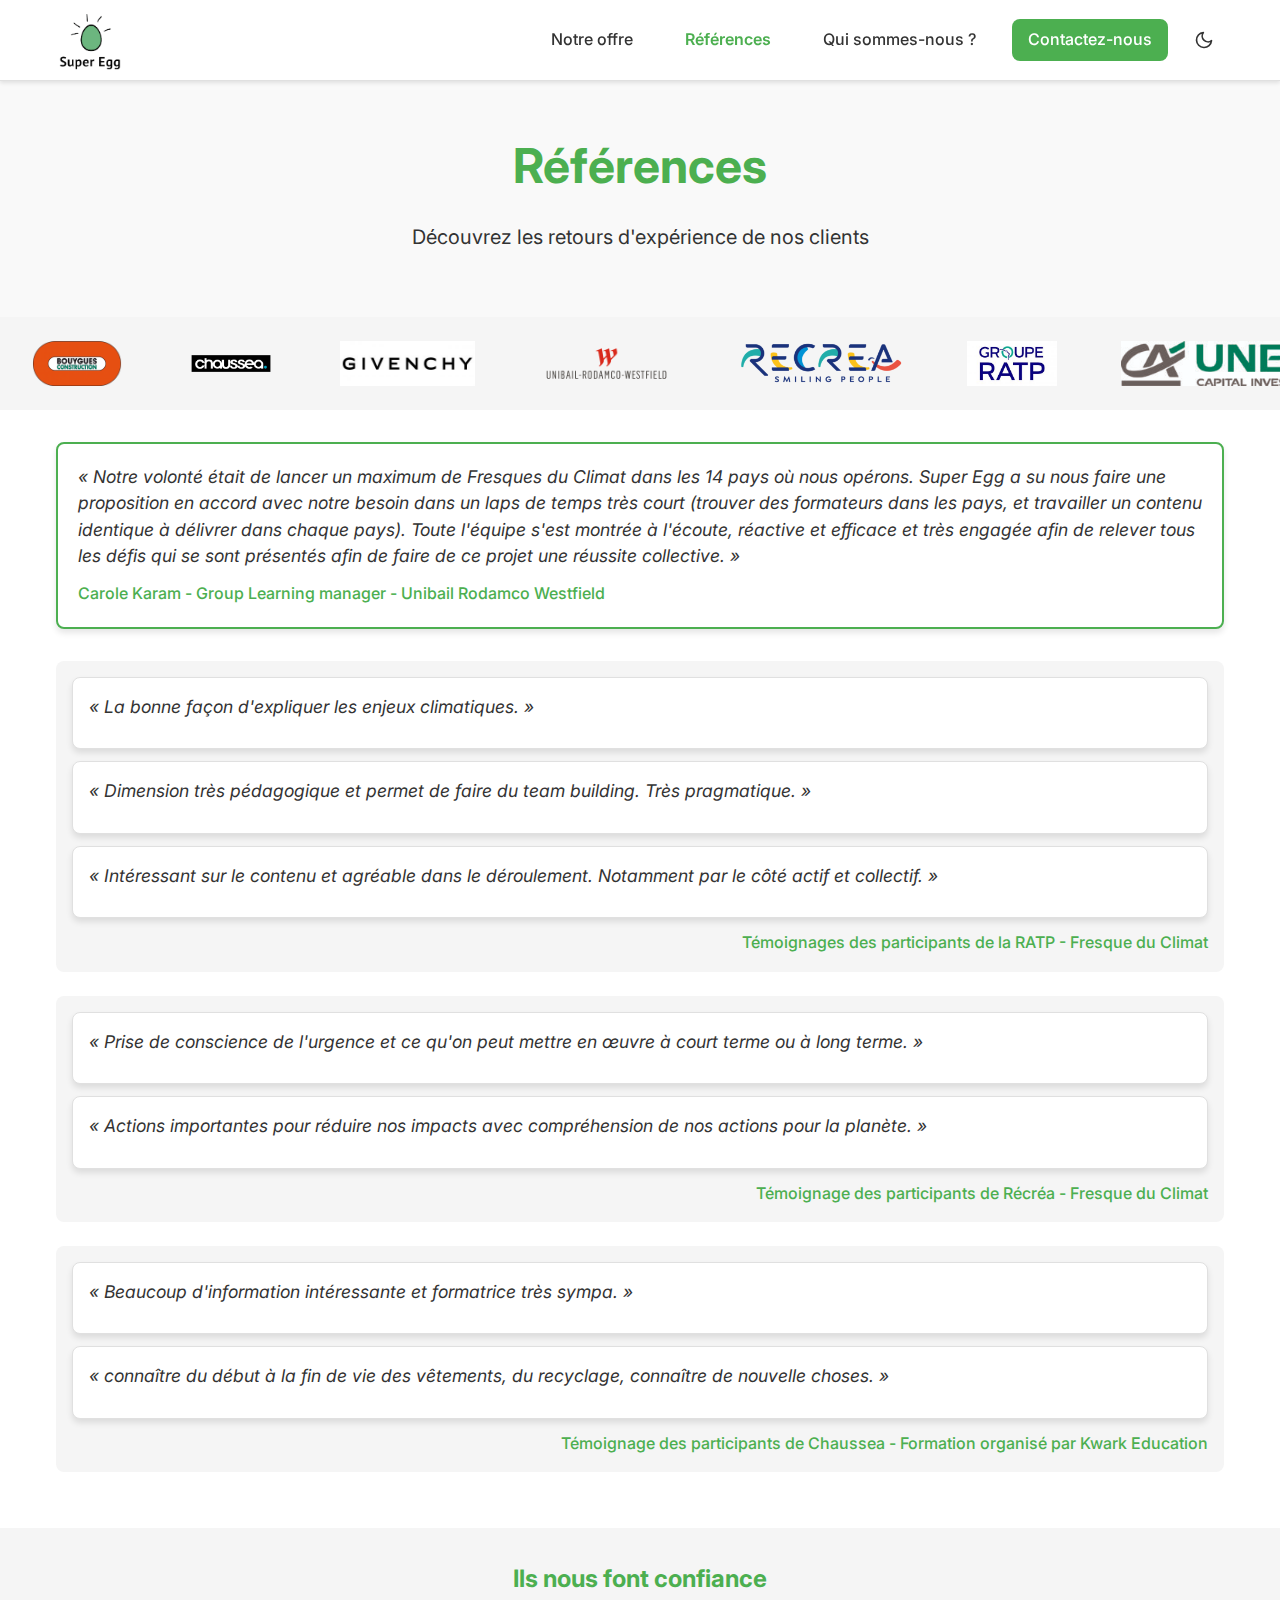
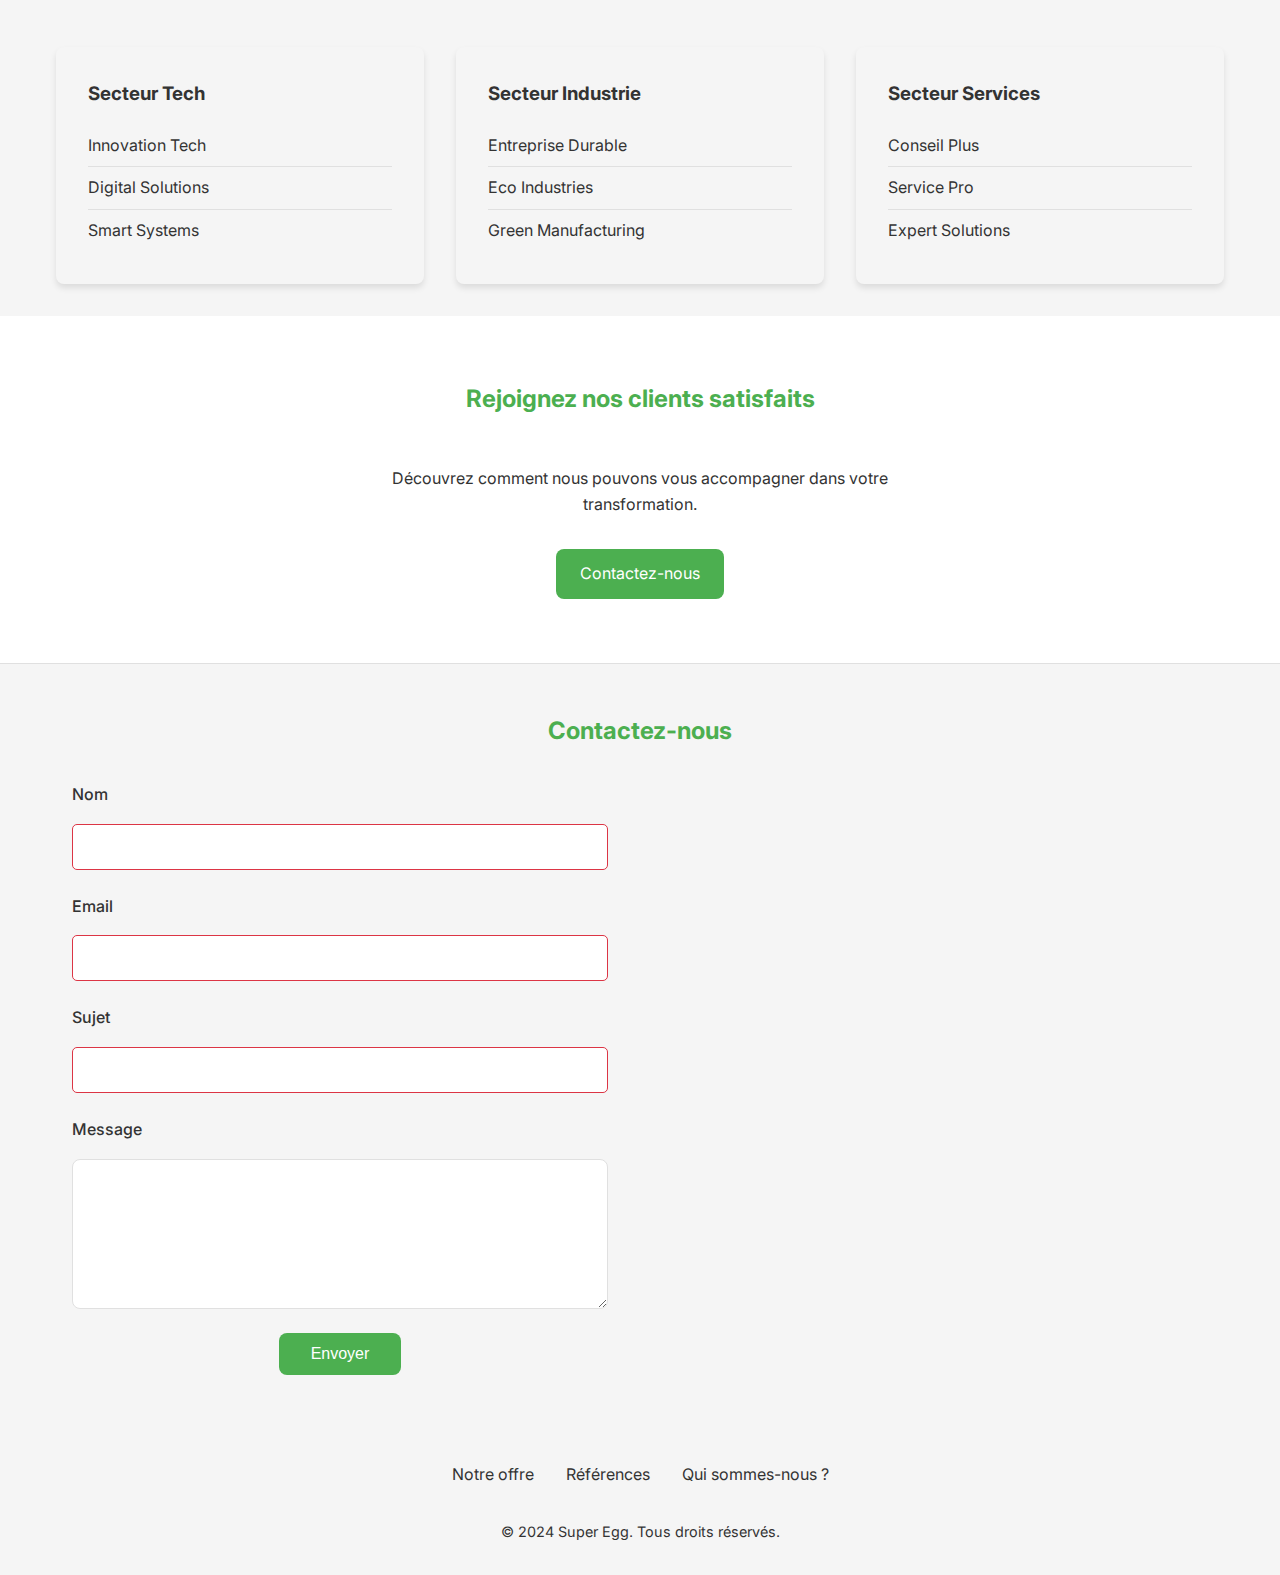
<file: references.html>
<!DOCTYPE html>
<html lang="fr">
<head>
    <meta charset="UTF-8">
    <meta name="viewport" content="width=device-width, initial-scale=1.0">
    <meta name="description" content="Super Egg - Découvrez les témoignages de nos clients">
    <title>Références - Super Egg</title>
    <link rel="stylesheet" href="css/style.css">
    <link rel="preconnect" href="https://fonts.googleapis.com">
    <link rel="preconnect" href="https://fonts.gstatic.com" crossorigin>
    <link href="https://fonts.googleapis.com/css2?family=Inter:wght@400;500;600;700&display=swap" rel="stylesheet">
</head>
<body>
    <header class="header">
        <nav class="nav container">
            <a href="/" class="logo">
                <img src="assets/images/logo.png" alt="Super Egg Logo" class="logo-img">
            </a>
            <button class="mobile-menu-toggle" aria-label="Menu">
                <span class="hamburger"></span>
            </button>
            <div class="nav-container">
                <ul class="nav-links">
                    <li><a href="notre-offre.html">Notre offre</a></li>
                    <li><a href="references.html" class="active">Références</a></li>
                    <li><a href="about.html">Qui sommes-nous ?</a></li>
                    <li><a href="#contact-title" class="btn-primary">Contactez-nous</a></li>
                </ul>
                <button class="theme-toggle" aria-label="Changer le thème">
                    <svg xmlns="http://www.w3.org/2000/svg" viewBox="0 0 24 24" fill="none" stroke="currentColor" stroke-width="2" stroke-linecap="round" stroke-linejoin="round">
                        <path d="M21 12.79A9 9 0 1 1 11.21 3 7 7 0 0 0 21 12.79z"/>
                    </svg>
                </button>
            </div>
        </nav>
    </header>

    <main>
        <section class="hero">
            <div class="container">
                <h1>Références</h1>
                <p class="lead">Découvrez les retours d'expérience de nos clients</p>
            </div>
        </section>

        <section class="logo-carousel">
            <div class="logo-track">
                <!-- First set of logos -->
                <div class="logo-slide">
                    <img src="assets/images/logos/63724212b2238904a89044b9_logo-Bouygues-construction-e1699527053890-qf3qwnwr3hw13bi7vidm1s6pgl8yfo4q9lvsurmktk.png" alt="Bouygues Construction">
                </div>
                <div class="logo-slide">
                    <img src="assets/images/logos/Chaussea-Logo-pqlgo0lug2mkhqbyedisq2mufrn6hy8wowynvtor8c.png" alt="Chaussea">
                </div>
                <div class="logo-slide">
                    <img src="assets/images/logos/Givenchy-embleme-pv2154up9xvvmkzj7yneufqg507mvse4f9yo7ur3zc.jpeg" alt="Givenchy">
                </div>
                <div class="logo-slide">
                    <img src="assets/images/logos/LOGO_URW_RGB_redblack_small-pqlgnwuhoqh4yzt9uak26jnzvaxm07ue1nlsy8kueg.png" alt="URW">
                </div>
                <div class="logo-slide">
                    <img src="assets/images/logos/MicrosoftTeams-image-3-1-300x82.png" alt="Microsoft Teams">
                </div>
                <div class="logo-slide">
                    <img src="assets/images/logos/RVB_GROUPE_RATP_HD-scaled-1-pv215f6xd4abel8npmgjdf1iv60rveirffvxidl9lo.jpeg" alt="RATP">
                </div>
                <div class="logo-slide">
                    <img src="assets/images/logos/Unexo-ART-logo-2018-300x58.jpeg" alt="Unexo">
                </div>
                <div class="logo-slide">
                    <img src="assets/images/logos/credit-agricole-assurance-pqlgssmb6r5p8eziwao1s3q6wz0tv112sh1thooq6c.png" alt="Crédit Agricole Assurances">
                </div>
                <div class="logo-slide">
                    <img src="assets/images/logos/cropped-logo-exel-industries-2.png" alt="Exel Industries">
                </div>
                <div class="logo-slide">
                    <img src="assets/images/logos/kwark-education.png" alt="Kwark Education">
                </div>
                <div class="logo-slide">
                    <img src="assets/images/logos/logo-grenoble-em-300x125.jpeg" alt="Grenoble EM">
                </div>
                <div class="logo-slide">
                    <img src="assets/images/logos/opco-sante-150x150.png" alt="OPCO Santé">
                </div>

                <!-- Duplicate logos for seamless scrolling -->
                <div class="logo-slide">
                    <img src="assets/images/logos/63724212b2238904a89044b9_logo-Bouygues-construction-e1699527053890-qf3qwnwr3hw13bi7vidm1s6pgl8yfo4q9lvsurmktk.png" alt="Bouygues Construction">
                </div>
                <div class="logo-slide">
                    <img src="assets/images/logos/Chaussea-Logo-pqlgo0lug2mkhqbyedisq2mufrn6hy8wowynvtor8c.png" alt="Chaussea">
                </div>
                <div class="logo-slide">
                    <img src="assets/images/logos/Givenchy-embleme-pv2154up9xvvmkzj7yneufqg507mvse4f9yo7ur3zc.jpeg" alt="Givenchy">
                </div>
                <div class="logo-slide">
                    <img src="assets/images/logos/LOGO_URW_RGB_redblack_small-pqlgnwuhoqh4yzt9uak26jnzvaxm07ue1nlsy8kueg.png" alt="URW">
                </div>
            </div>
        </section>

        <section class="section testimonials">
            <div class="container">
                <div class="testimonial-card featured">
                    <div class="testimonial-content">
                        <blockquote>
                            « Notre volonté était de lancer un maximum de Fresques du Climat dans les 14 pays où nous opérons. Super Egg a su nous faire une proposition en accord avec notre besoin dans un laps de temps très court (trouver des formateurs dans les pays, et travailler un contenu identique à délivrer dans chaque pays). Toute l'équipe s'est montrée à l'écoute, réactive et efficace et très engagée afin de relever tous les défis qui se sont présentés afin de faire de ce projet une réussite collective. »
                        </blockquote>
                        <cite>Carole Karam - Group Learning manager - Unibail Rodamco Westfield</cite>
                    </div>
                </div>

                <div class="testimonial-group">
                    <div class="testimonial-card">
                        <div class="testimonial-content">
                            <blockquote>« La bonne façon d'expliquer les enjeux climatiques. »</blockquote>
                        </div>
                    </div>
                    <div class="testimonial-card">
                        <div class="testimonial-content">
                            <blockquote>« Dimension très pédagogique et permet de faire du team building. Très pragmatique. »</blockquote>
                        </div>
                    </div>
                    <div class="testimonial-card">
                        <div class="testimonial-content">
                            <blockquote>« Intéressant sur le contenu et agréable dans le déroulement. Notamment par le côté actif et collectif. »</blockquote>
                        </div>
                    </div>
                    <cite class="group-cite">Témoignages des participants de la RATP - Fresque du Climat</cite>
                </div>

                <div class="testimonial-group">
                    <div class="testimonial-card">
                        <div class="testimonial-content">
                            <blockquote>« Prise de conscience de l'urgence et ce qu'on peut mettre en œuvre à court terme ou à long terme. »</blockquote>
                        </div>
                    </div>
                    <div class="testimonial-card">
                        <div class="testimonial-content">
                            <blockquote>« Actions importantes pour réduire nos impacts avec compréhension de nos actions pour la planète. »</blockquote>
                        </div>
                    </div>
                    <cite class="group-cite">Témoignage des participants de Récréa - Fresque du Climat</cite>
                </div>

                <div class="testimonial-group">
                    <div class="testimonial-card">
                        <div class="testimonial-content">
                            <blockquote>« Beaucoup d'information intéressante et formatrice très sympa. »</blockquote>
                        </div>
                    </div>
                    <div class="testimonial-card">
                        <div class="testimonial-content">
                            <blockquote>« connaître du début à la fin de vie des vêtements, du recyclage, connaître de nouvelle choses. »</blockquote>
                        </div>
                    </div>
                    <cite class="group-cite">Témoignage des participants de Chaussea - Formation organisé par Kwark Education</cite>
                </div>
            </div>
        </section>

        <section class="section section-alt clients">
            <div class="container">
                <h2>Ils nous font confiance</h2>
                <div class="clients-grid">
                    <div class="client-card">
                        <h3>Secteur Tech</h3>
                        <ul class="client-list">
                            <li>Innovation Tech</li>
                            <li>Digital Solutions</li>
                            <li>Smart Systems</li>
                        </ul>
                    </div>
                    <div class="client-card">
                        <h3>Secteur Industrie</h3>
                        <ul class="client-list">
                            <li>Entreprise Durable</li>
                            <li>Eco Industries</li>
                            <li>Green Manufacturing</li>
                        </ul>
                    </div>
                    <div class="client-card">
                        <h3>Secteur Services</h3>
                        <ul class="client-list">
                            <li>Conseil Plus</li>
                            <li>Service Pro</li>
                            <li>Expert Solutions</li>
                        </ul>
                    </div>
                </div>
            </div>
        </section>

        <section class="section cta-section">
            <div class="container">
                <h2>Rejoignez nos clients satisfaits</h2>
                <p class="lead">Découvrez comment nous pouvons vous accompagner dans votre transformation.</p>
                <a href="#contact-title" class="btn-primary">Contactez-nous</a>
            </div>
        </section>
    </main>

    <footer>
        <section id="contact" class="footer-contact">
            <div class="container">
                <h2 id="contact-title">Contactez-nous</h2>
                <div class="contact-container">
                    <div class="form-container">
                        <form class="contact-form" action="#" method="POST">
                            <div class="form-group">
                                <label for="name">Nom</label>
                                <input type="text" id="name" name="name" required>
                            </div>
                            <div class="form-group">
                                <label for="email">Email</label>
                                <input type="email" id="email" name="email" required>
                            </div>
                            <div class="form-group">
                                <label for="subject">Sujet</label>
                                <input type="text" id="subject" name="subject" required>
                            </div>
                            <div class="form-group">
                                <label for="message">Message</label>
                                <textarea id="message" name="message" required></textarea>
                            </div>
                            <div class="form-submit">
                                <button type="submit">Envoyer</button>
                            </div>
                        </form>
                    </div>
                    <div class="calendly-container">
                        <!-- Calendly inline widget begin -->
                        <div class="calendly-inline-widget" data-url="https://calendly.com/robin-delebecque-18-t/30min?month=2025-02" style="min-width:320px;height:600px;"></div>
                        <script type="text/javascript" src="https://assets.calendly.com/assets/external/widget.js" async></script>
                        <!-- Calendly inline widget end -->
                    </div>
                </div>
            </div>
        </section>

        <div class="footer">
            <div class="container">
                <nav class="footer-nav">
                    <ul>
                        <li><a href="notre-offre.html">Notre offre</a></li>
                        <li><a href="references.html">Références</a></li>
                        <li><a href="about.html">Qui sommes-nous ?</a></li>
                    </ul>
                </nav>
                <div class="footer-bottom">
                    <p>&copy; 2024 Super Egg. Tous droits réservés.</p>
                </div>
            </div>
        </div>
    </footer>

    <button id="scrollToTop" class="scroll-to-top" aria-label="Retour en haut de page">
        <svg width="20" height="20" viewBox="0 0 24 24" fill="none" stroke="currentColor" stroke-width="2" stroke-linecap="round" stroke-linejoin="round">
            <path d="M18 15l-6-6-6 6"/>
        </svg>
    </button>

    <script src="js/main.js"></script>
</body>
</html>
</file>
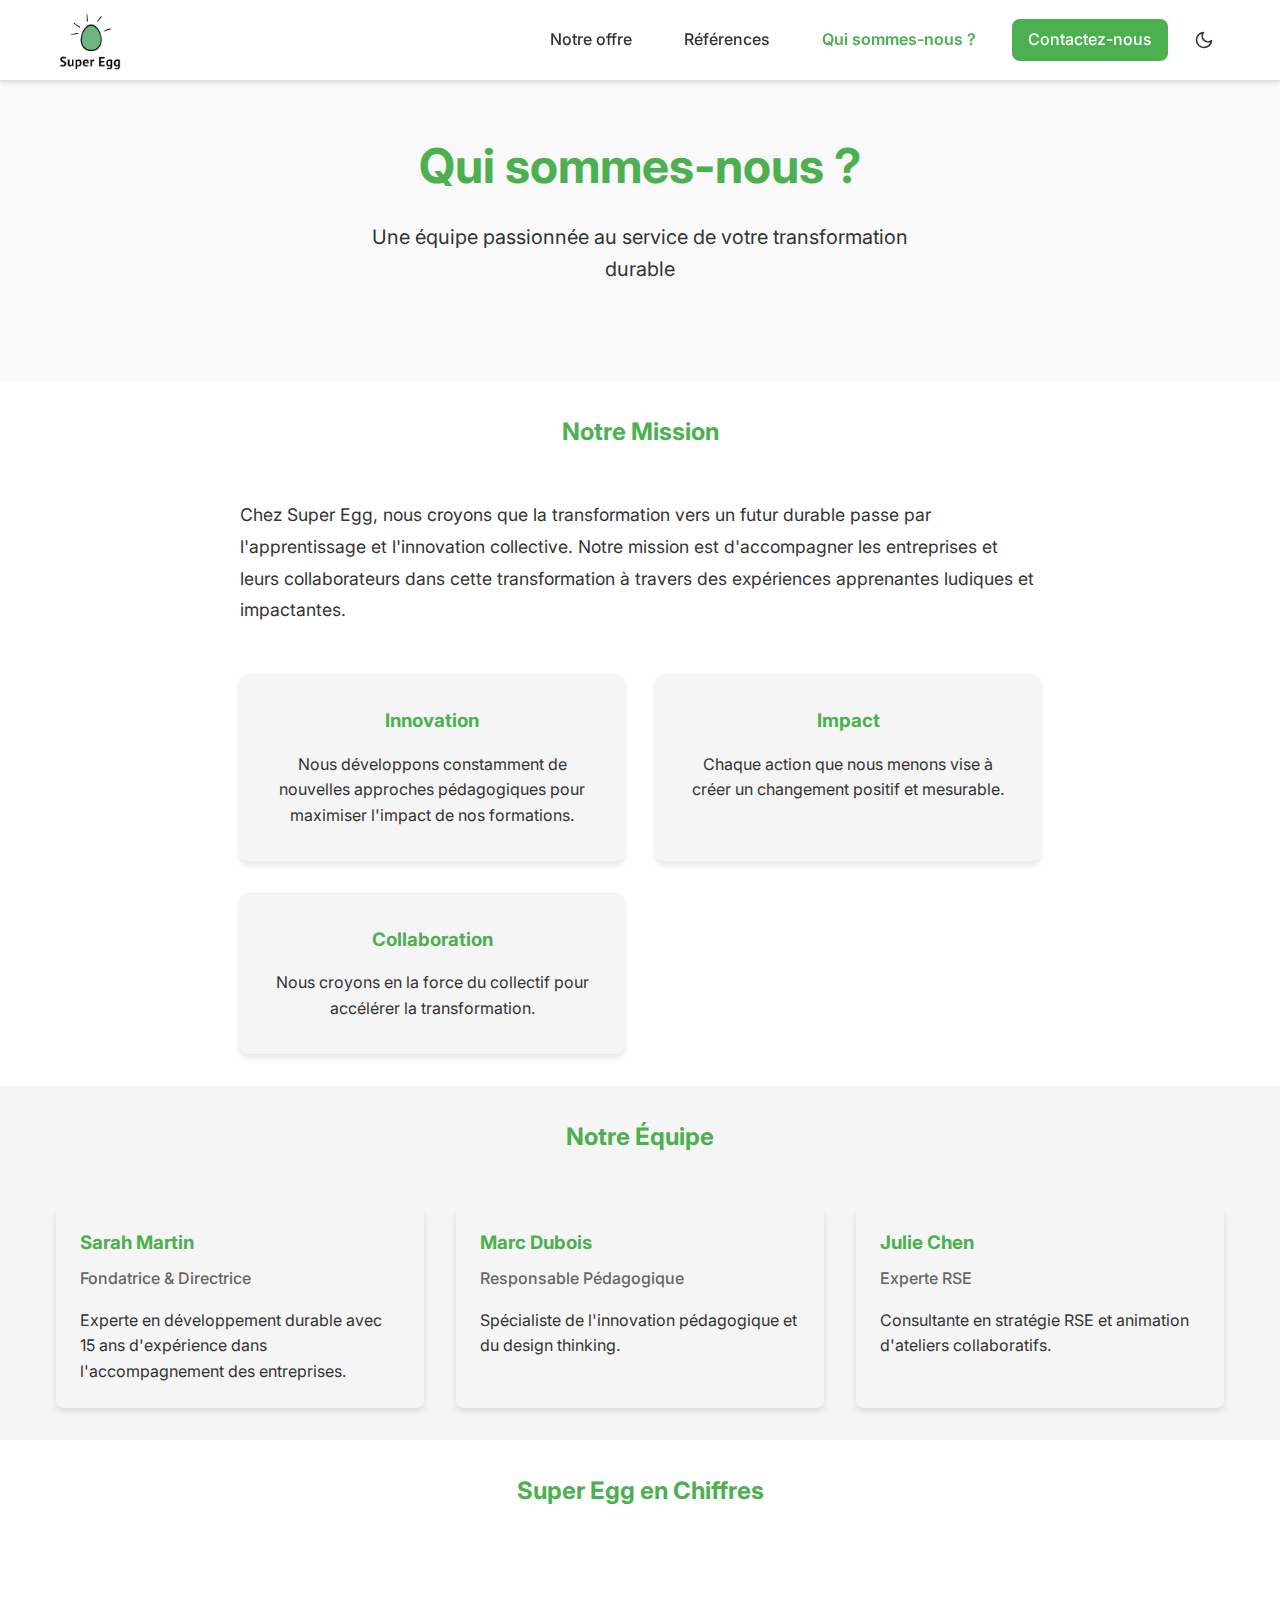
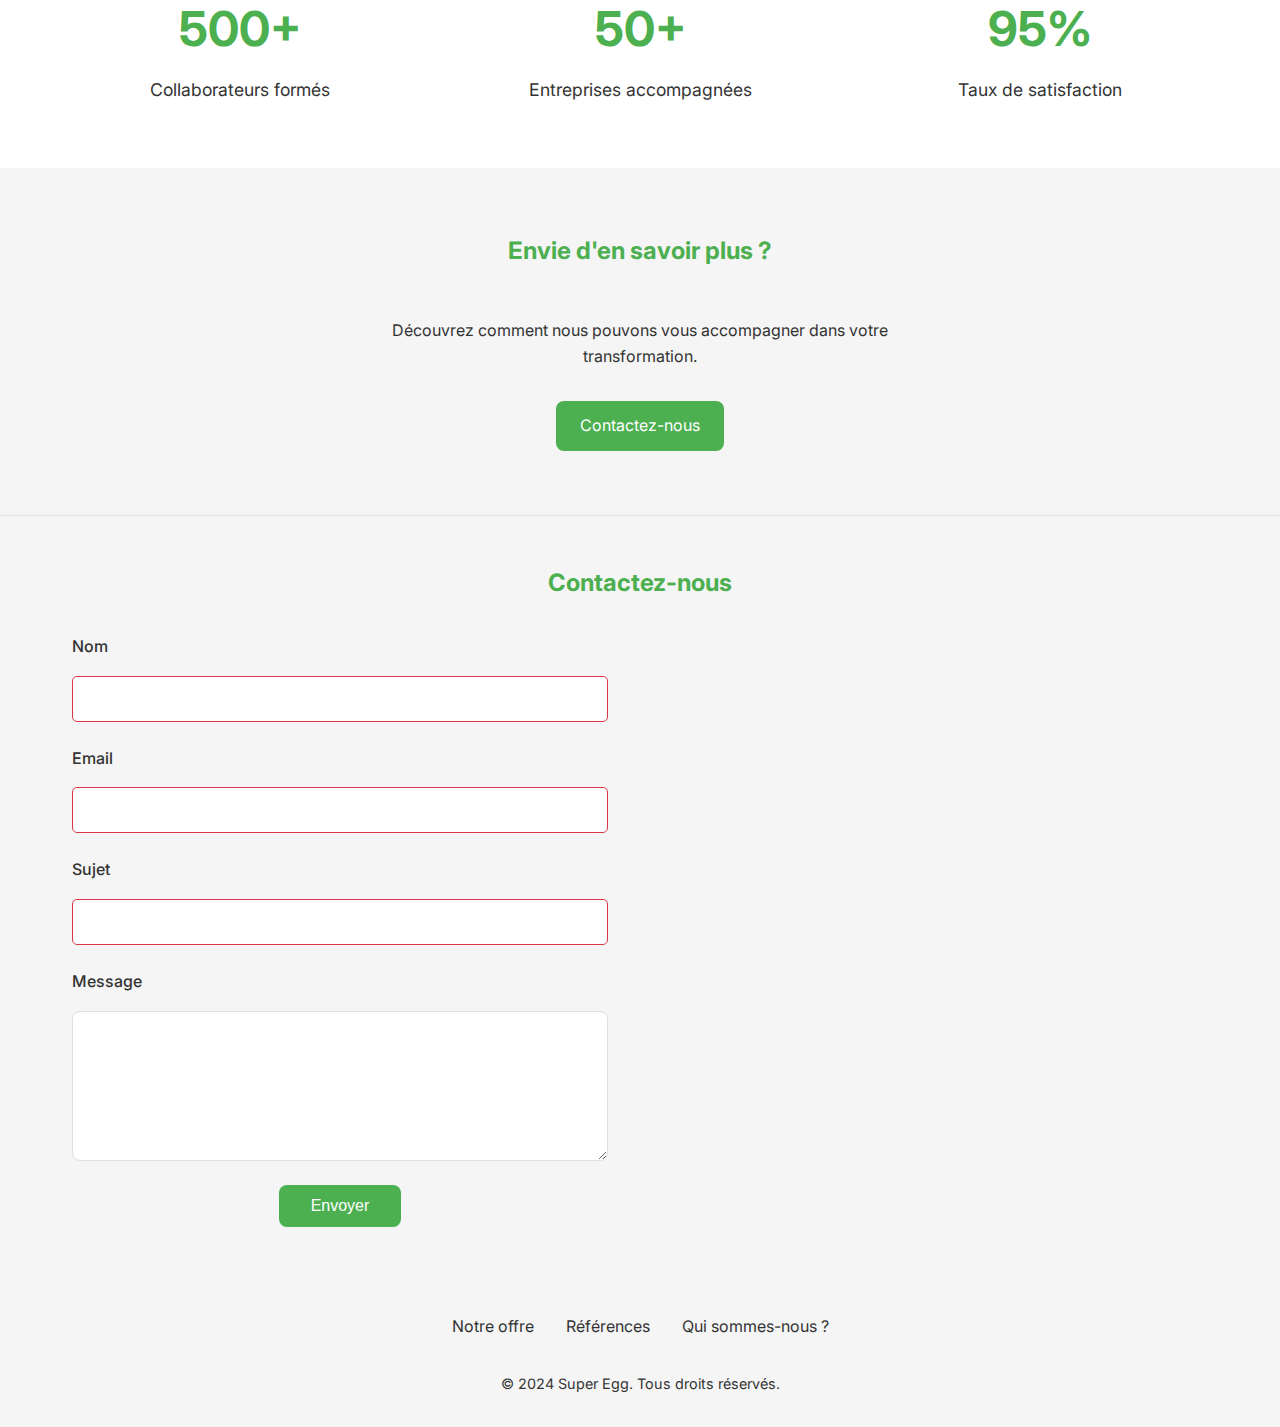
<file: pages/about.html>
<!DOCTYPE html>
<html lang="fr">
<head>
    <meta charset="UTF-8">
    <meta name="viewport" content="width=device-width, initial-scale=1.0">
    <meta name="description" content="Super Egg - Découvrez notre équipe et notre mission pour un futur durable">
    <title>Qui sommes-nous ? - Super Egg</title>
    <link rel="stylesheet" href="../css/style.css">
    <link rel="preconnect" href="https://fonts.googleapis.com">
    <link rel="preconnect" href="https://fonts.gstatic.com" crossorigin>
    <link href="https://fonts.googleapis.com/css2?family=Inter:wght@400;500;600;700&display=swap" rel="stylesheet">
</head>
<body>
    <header class="header">
        <nav class="nav container">
            <a href="/" class="logo">
                <img src="../assets/images/logo.png" alt="Super Egg Logo" class="logo-img">
            </a>
            <button class="mobile-menu-toggle" aria-label="Menu">
                <span class="hamburger"></span>
            </button>
            <div class="nav-container">
                <ul class="nav-links">
                    <li><a href="notre-offre.html">Notre offre</a></li>
                    <li><a href="references.html">Références</a></li>
                    <li><a href="about.html" class="active">Qui sommes-nous ?</a></li>
                    <li><a href="#contact-title" class="btn-primary">Contactez-nous</a></li>
                </ul>
                <button class="theme-toggle" aria-label="Changer le thème">
                    <svg xmlns="http://www.w3.org/2000/svg" viewBox="0 0 24 24" fill="none" stroke="currentColor" stroke-width="2" stroke-linecap="round" stroke-linejoin="round">
                        <path d="M21 12.79A9 9 0 1 1 11.21 3 7 7 0 0 0 21 12.79z"/>
                    </svg>
                </button>
            </div>
        </nav>
    </header>

    <main>
        <section class="hero">
            <div class="container">
                <h1>Qui sommes-nous ?</h1>
                <p class="lead">Une équipe passionnée au service de votre transformation durable</p>
            </div>
        </section>

        <section class="section mission">
            <div class="container">
                <div class="mission-content">
                    <h2>Notre Mission</h2>
                    <p class="mission-text">Chez Super Egg, nous croyons que la transformation vers un futur durable passe par l'apprentissage et l'innovation collective. Notre mission est d'accompagner les entreprises et leurs collaborateurs dans cette transformation à travers des expériences apprenantes ludiques et impactantes.</p>
                    
                    <div class="values-grid">
                        <div class="value-card">
                            <h3>Innovation</h3>
                            <p>Nous développons constamment de nouvelles approches pédagogiques pour maximiser l'impact de nos formations.</p>
                        </div>
                        <div class="value-card">
                            <h3>Impact</h3>
                            <p>Chaque action que nous menons vise à créer un changement positif et mesurable.</p>
                        </div>
                        <div class="value-card">
                            <h3>Collaboration</h3>
                            <p>Nous croyons en la force du collectif pour accélérer la transformation.</p>
                        </div>
                    </div>
                </div>
            </div>
        </section>

        <section class="section section-alt team">
            <div class="container">
                <h2>Notre Équipe</h2>
                <div class="team-grid">
                    <div class="team-card">
                        <div class="team-info">
                            <h3>Sarah Martin</h3>
                            <p class="team-role">Fondatrice & Directrice</p>
                            <p class="team-bio">Experte en développement durable avec 15 ans d'expérience dans l'accompagnement des entreprises.</p>
                        </div>
                    </div>
                    <div class="team-card">
                        <div class="team-info">
                            <h3>Marc Dubois</h3>
                            <p class="team-role">Responsable Pédagogique</p>
                            <p class="team-bio">Spécialiste de l'innovation pédagogique et du design thinking.</p>
                        </div>
                    </div>
                    <div class="team-card">
                        <div class="team-info">
                            <h3>Julie Chen</h3>
                            <p class="team-role">Experte RSE</p>
                            <p class="team-bio">Consultante en stratégie RSE et animation d'ateliers collaboratifs.</p>
                        </div>
                    </div>
                </div>
            </div>
        </section>

        <section class="section numbers">
            <div class="container">
                <h2>Super Egg en Chiffres</h2>
                <div class="numbers-grid">
                    <div class="number-card">
                        <span class="number">500+</span>
                        <p>Collaborateurs formés</p>
                    </div>
                    <div class="number-card">
                        <span class="number">50+</span>
                        <p>Entreprises accompagnées</p>
                    </div>
                    <div class="number-card">
                        <span class="number">95%</span>
                        <p>Taux de satisfaction</p>
                    </div>
                </div>
            </div>
        </section>

        <section class="section section-alt cta-section">
            <div class="container">
                <h2>Envie d'en savoir plus ?</h2>
                <p class="lead">Découvrez comment nous pouvons vous accompagner dans votre transformation.</p>
                <a href="#contact-title" class="btn-primary">Contactez-nous</a>
            </div>
        </section>
    </main>

    <footer>
        <section id="contact" class="footer-contact">
            <div class="container">
                <h2 id="contact-title">Contactez-nous</h2>
                <div class="contact-container">
                    <div class="form-container">
                        <form class="contact-form" action="#" method="POST">
                            <div class="form-group">
                                <label for="name">Nom</label>
                                <input type="text" id="name" name="name" required>
                            </div>
                            <div class="form-group">
                                <label for="email">Email</label>
                                <input type="email" id="email" name="email" required>
                            </div>
                            <div class="form-group">
                                <label for="subject">Sujet</label>
                                <input type="text" id="subject" name="subject" required>
                            </div>
                            <div class="form-group">
                                <label for="message">Message</label>
                                <textarea id="message" name="message" required></textarea>
                            </div>
                            <div class="form-submit">
                                <button type="submit">Envoyer</button>
                            </div>
                        </form>
                    </div>
                    <div class="calendly-container">
                        <!-- Calendly inline widget begin -->
                        <div class="calendly-inline-widget" data-url="https://calendly.com/robin-delebecque-18-t/30min?month=2025-02" style="min-width:320px;height:600px;"></div>
                        <script type="text/javascript" src="https://assets.calendly.com/assets/external/widget.js" async></script>
                        <!-- Calendly inline widget end -->
                    </div>
                </div>
            </div>
        </section>

        <div class="footer">
            <div class="container">
                <nav class="footer-nav">
                    <ul>
                        <li><a href="notre-offre.html">Notre offre</a></li>
                        <li><a href="references.html">Références</a></li>
                        <li><a href="about.html">Qui sommes-nous ?</a></li>
                    </ul>
                </nav>
                <div class="footer-bottom">
                    <p>&copy; 2024 Super Egg. Tous droits réservés.</p>
                </div>
            </div>
        </div>
    </footer>

    <button id="scrollToTop" class="scroll-to-top" aria-label="Retour en haut de page">
        <svg width="20" height="20" viewBox="0 0 24 24" fill="none" stroke="currentColor" stroke-width="2" stroke-linecap="round" stroke-linejoin="round">
            <path d="M18 15l-6-6-6 6"/>
        </svg>
    </button>

    <script src="../js/main.js"></script>
</body>
</html>
</file>
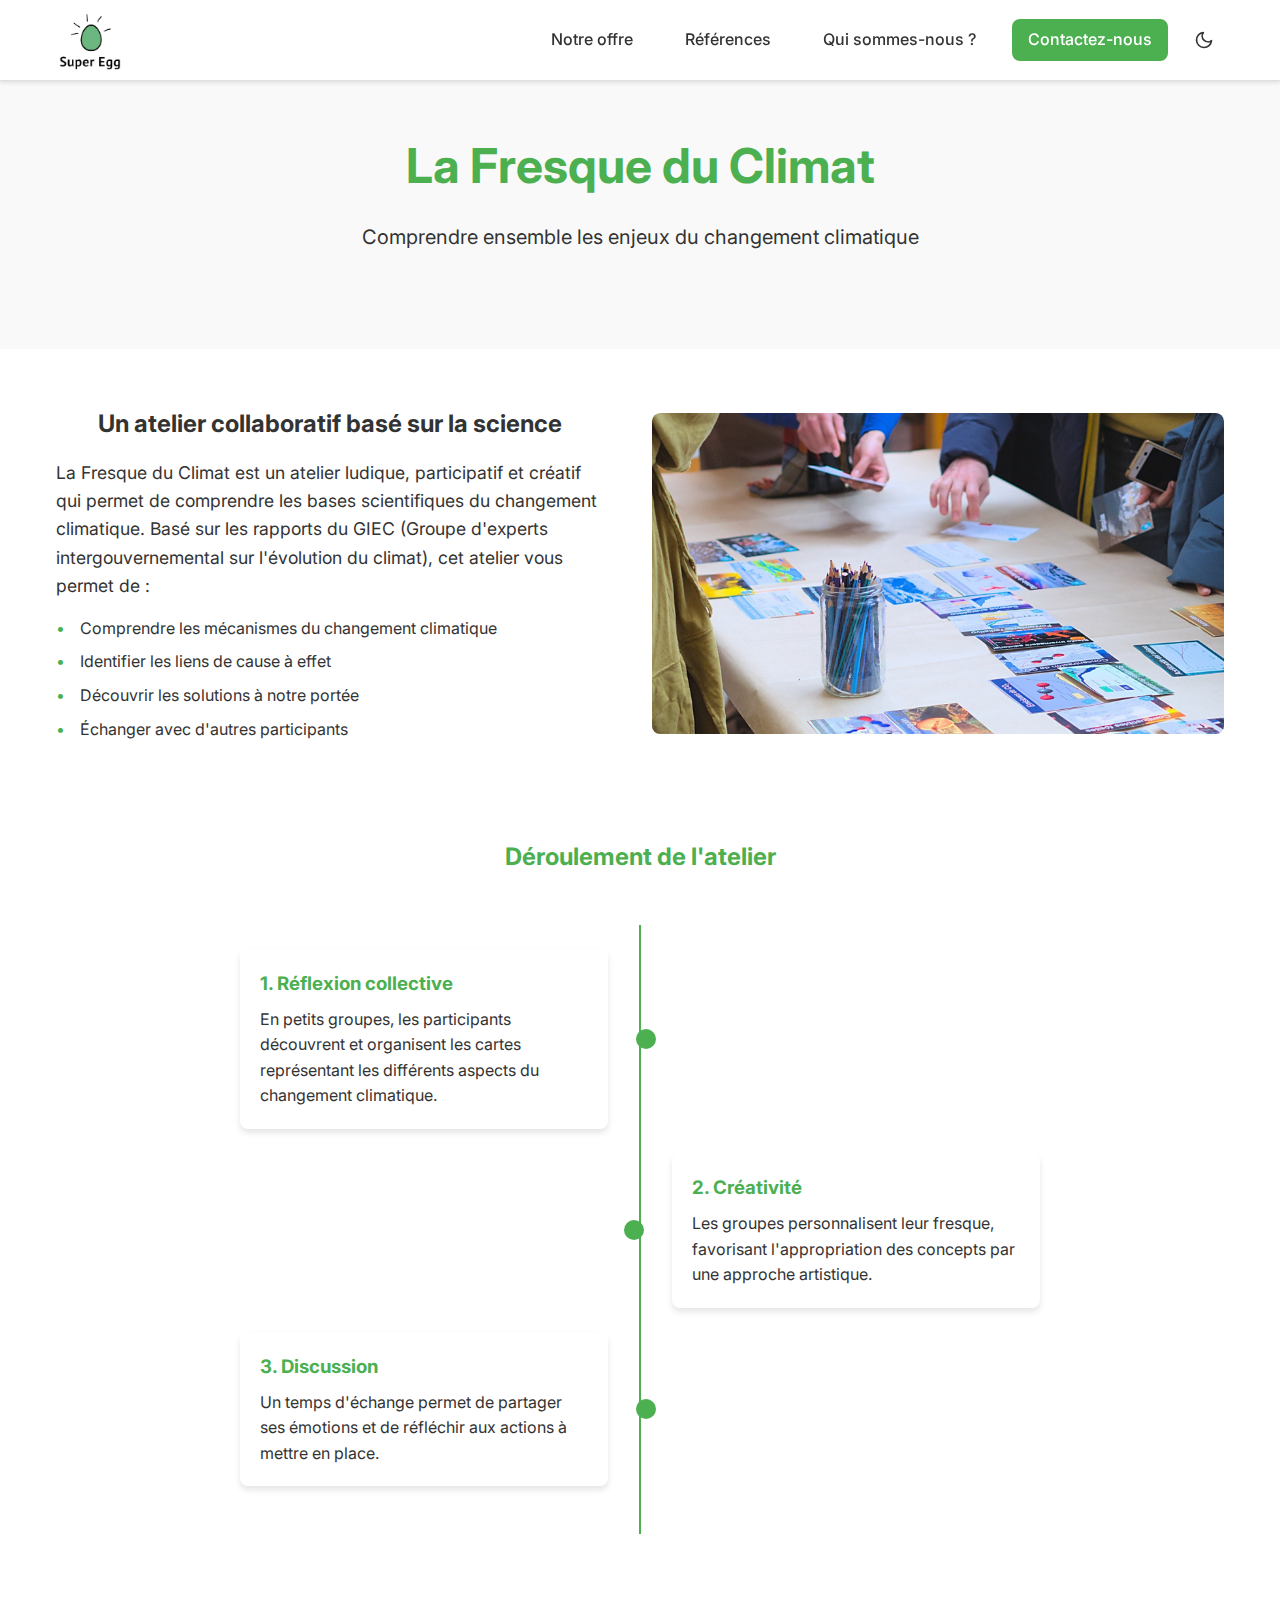
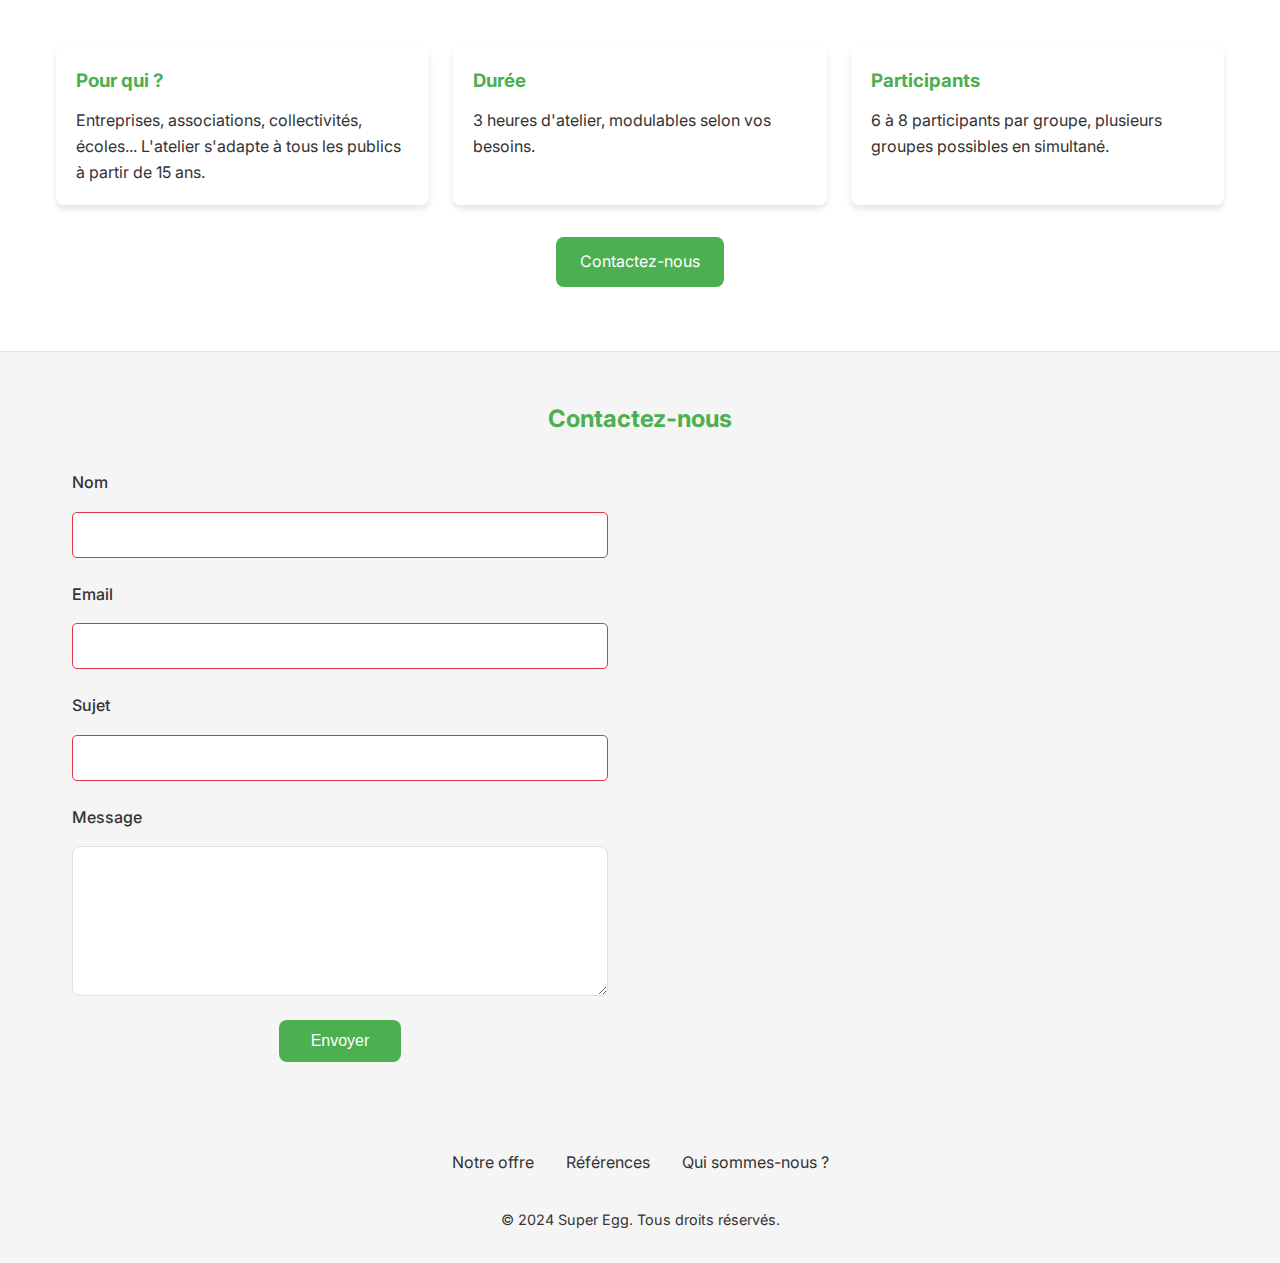
<file: pages/fresque-climat.html>
<!DOCTYPE html>
<html lang="fr">
<head>
    <meta charset="UTF-8">
    <meta name="viewport" content="width=device-width, initial-scale=1.0">
    <meta name="description" content="Super Egg - La Fresque du Climat, un atelier collaboratif pour comprendre les enjeux du changement climatique">
    <title>Fresque du Climat - Super Egg</title>
    <link rel="stylesheet" href="../css/style.css">
    <link rel="preconnect" href="https://fonts.googleapis.com">
    <link rel="preconnect" href="https://fonts.gstatic.com" crossorigin>
    <link href="https://fonts.googleapis.com/css2?family=Inter:wght@400;500;600;700&display=swap" rel="stylesheet">
</head>
<body>
    <header class="header">
        <nav class="nav container">
            <a href="/" class="logo">
                <img src="../assets/images/logo.png" alt="Super Egg Logo" class="logo-img">
            </a>
            <button class="mobile-menu-toggle" aria-label="Menu">
                <span class="hamburger"></span>
            </button>
            <div class="nav-container">
                <ul class="nav-links">
                    <li><a href="notre-offre.html">Notre offre</a></li>
                    <li><a href="references.html">Références</a></li>
                    <li><a href="about.html">Qui sommes-nous ?</a></li>
                    <li><a href="#contact-title" class="btn-primary">Contactez-nous</a></li>
                </ul>
                <button class="theme-toggle" aria-label="Changer le thème">
                    <svg xmlns="http://www.w3.org/2000/svg" viewBox="0 0 24 24" fill="none" stroke="currentColor" stroke-width="2" stroke-linecap="round" stroke-linejoin="round">
                        <path d="M21 12.79A9 9 0 1 1 11.21 3 7 7 0 0 0 21 12.79z"/>
                    </svg>
                </button>
            </div>
        </nav>
    </header>

    <main>
        <section class="hero">
            <div class="container">
                <h1>La Fresque du Climat</h1>
                <p class="lead">Comprendre ensemble les enjeux du changement climatique</p>
            </div>
        </section>

        <section class="section">
            <div class="container">
                <div class="content-grid">
                    <div class="text-content">
                        <h2>Un atelier collaboratif basé sur la science</h2>
                        <p class="lead">La Fresque du Climat est un atelier ludique, participatif et créatif qui permet de comprendre les bases scientifiques du changement climatique. Basé sur les rapports du GIEC (Groupe d'experts intergouvernemental sur l'évolution du climat), cet atelier vous permet de :</p>
                        <ul class="feature-list">
                            <li>Comprendre les mécanismes du changement climatique</li>
                            <li>Identifier les liens de cause à effet</li>
                            <li>Découvrir les solutions à notre portée</li>
                            <li>Échanger avec d'autres participants</li>
                        </ul>
                    </div>
                    <div class="image-content">
                        <img src="../assets/images/fresque-climat.png" alt="Atelier Fresque du Climat en action" class="feature-image">
                    </div>
                </div>
            </div>
        </section>

        <section class="section bg-alt">
            <div class="container">
                <h2 class="section-title">Déroulement de l'atelier</h2>
                <div class="timeline">
                    <div class="timeline-item">
                        <div class="timeline-content">
                            <h3>1. Réflexion collective</h3>
                            <p>En petits groupes, les participants découvrent et organisent les cartes représentant les différents aspects du changement climatique.</p>
                        </div>
                    </div>
                    <div class="timeline-item">
                        <div class="timeline-content">
                            <h3>2. Créativité</h3>
                            <p>Les groupes personnalisent leur fresque, favorisant l'appropriation des concepts par une approche artistique.</p>
                        </div>
                    </div>
                    <div class="timeline-item">
                        <div class="timeline-content">
                            <h3>3. Discussion</h3>
                            <p>Un temps d'échange permet de partager ses émotions et de réfléchir aux actions à mettre en place.</p>
                        </div>
                    </div>
                </div>
            </div>
        </section>

        <section class="section">
            <div class="container">
                <div class="info-cards">
                    <div class="info-card">
                        <h3>Pour qui ?</h3>
                        <p>Entreprises, associations, collectivités, écoles... L'atelier s'adapte à tous les publics à partir de 15 ans.</p>
                    </div>
                    <div class="info-card">
                        <h3>Durée</h3>
                        <p>3 heures d'atelier, modulables selon vos besoins.</p>
                    </div>
                    <div class="info-card">
                        <h3>Participants</h3>
                        <p>6 à 8 participants par groupe, plusieurs groupes possibles en simultané.</p>
                    </div>
                </div>
                <div class="cta-container" style="text-align: center;">
                    <a href="#contact-title" class="btn-primary">Contactez-nous</a>
                </div>
            </div>
        </section>
    </main>

    <footer>
        <section id="contact" class="footer-contact">
            <div class="container">
                <h2 id="contact-title">Contactez-nous</h2>
                <div class="contact-container">
                    <div class="form-container">
                        <form class="contact-form" action="#" method="POST">
                            <div class="form-group">
                                <label for="name">Nom</label>
                                <input type="text" id="name" name="name" required>
                            </div>
                            <div class="form-group">
                                <label for="email">Email</label>
                                <input type="email" id="email" name="email" required>
                            </div>
                            <div class="form-group">
                                <label for="subject">Sujet</label>
                                <input type="text" id="subject" name="subject" required>
                            </div>
                            <div class="form-group">
                                <label for="message">Message</label>
                                <textarea id="message" name="message" required></textarea>
                            </div>
                            <div class="form-submit">
                                <button type="submit">Envoyer</button>
                            </div>
                        </form>
                    </div>
                    <div class="calendly-container">
                        <!-- Calendly inline widget begin -->
                        <div class="calendly-inline-widget" data-url="https://calendly.com/robin-delebecque-18-t/30min?month=2025-02" style="min-width:320px;height:600px;"></div>
                        <script type="text/javascript" src="https://assets.calendly.com/assets/external/widget.js" async></script>
                        <!-- Calendly inline widget end -->
                    </div>
                </div>
            </div>
        </section>

        <div class="footer">
            <div class="container">
                <nav class="footer-nav">
                    <ul>
                        <li><a href="notre-offre.html">Notre offre</a></li>
                        <li><a href="references.html">Références</a></li>
                        <li><a href="about.html">Qui sommes-nous ?</a></li>
                    </ul>
                </nav>
                <div class="footer-bottom">
                    <p>&copy; 2024 Super Egg. Tous droits réservés.</p>
                </div>
            </div>
        </div>
    </footer>

    <button id="scrollToTop" class="scroll-to-top" aria-label="Retour en haut de page">
        <svg width="20" height="20" viewBox="0 0 24 24" fill="none" stroke="currentColor" stroke-width="2" stroke-linecap="round" stroke-linejoin="round">
            <path d="M18 15l-6-6-6 6"/>
        </svg>
    </button>

    <script src="../js/main.js"></script>
</body>
</html>
</file>
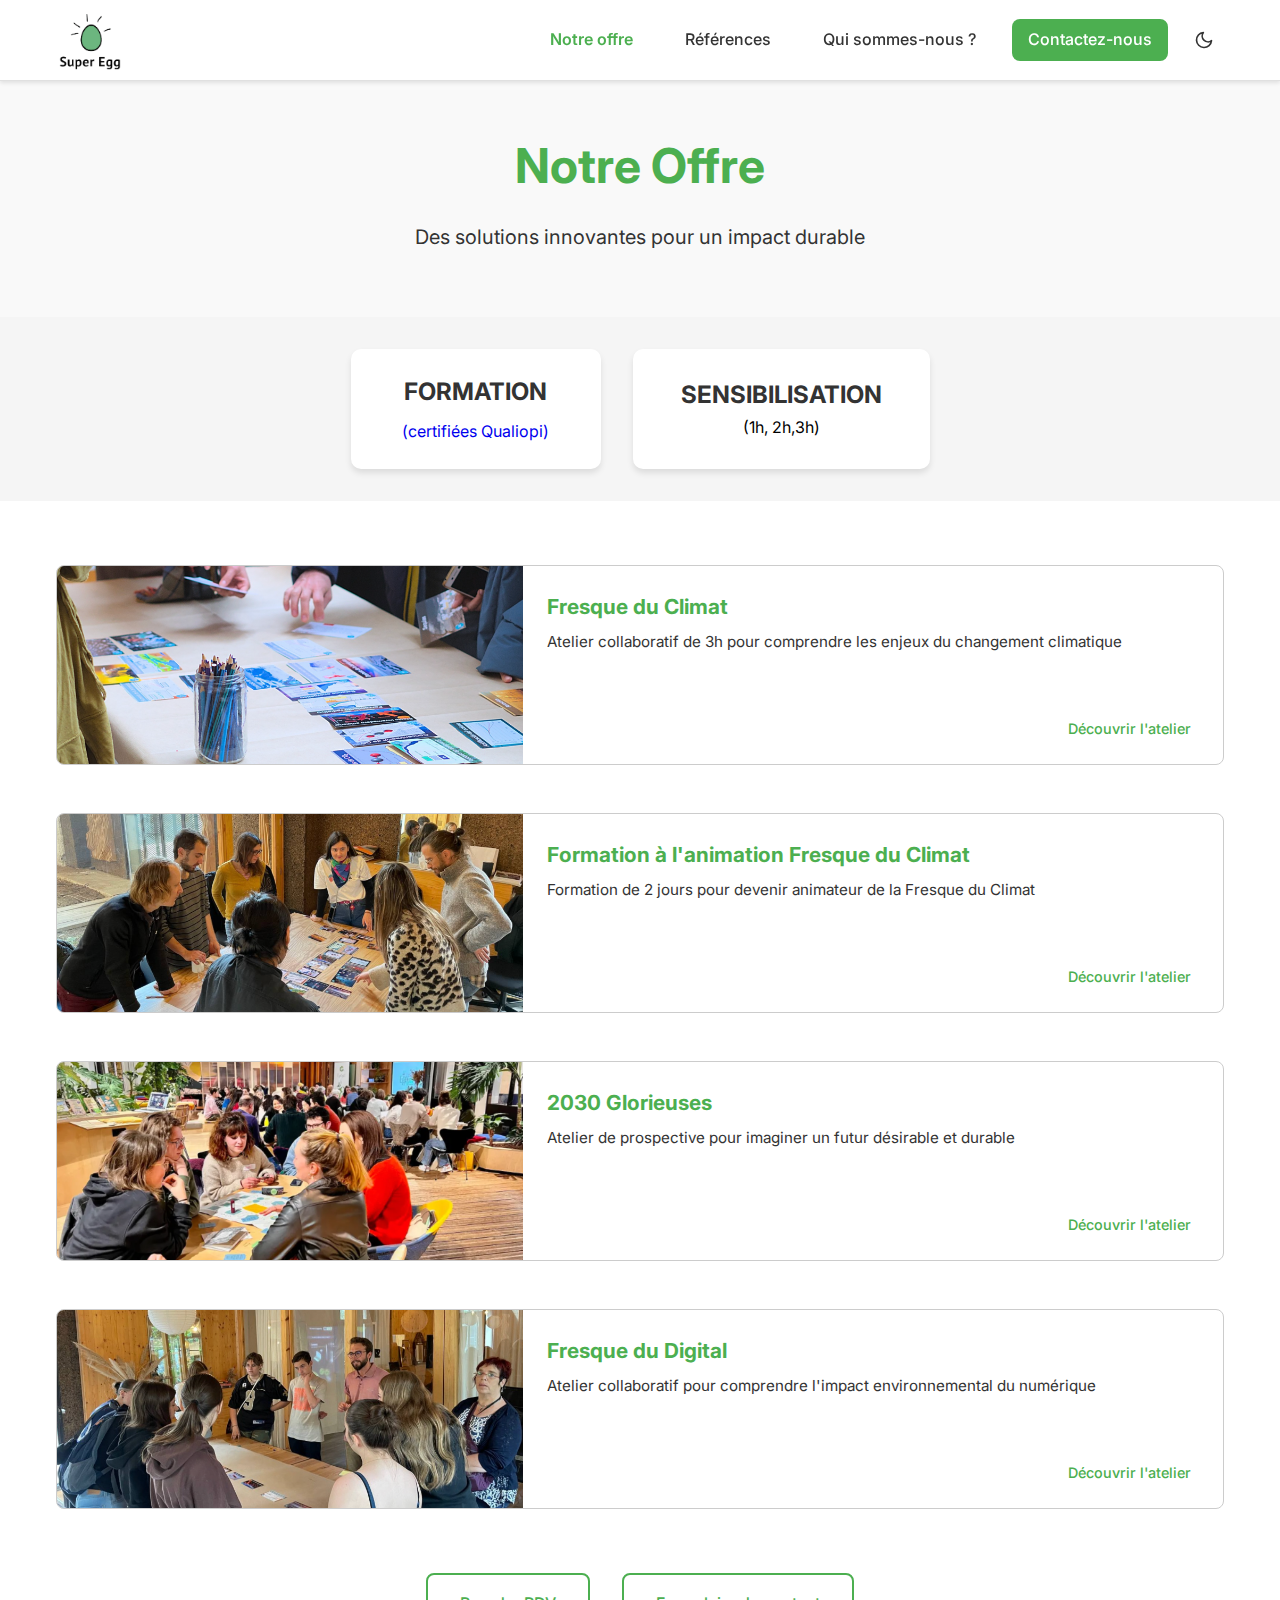
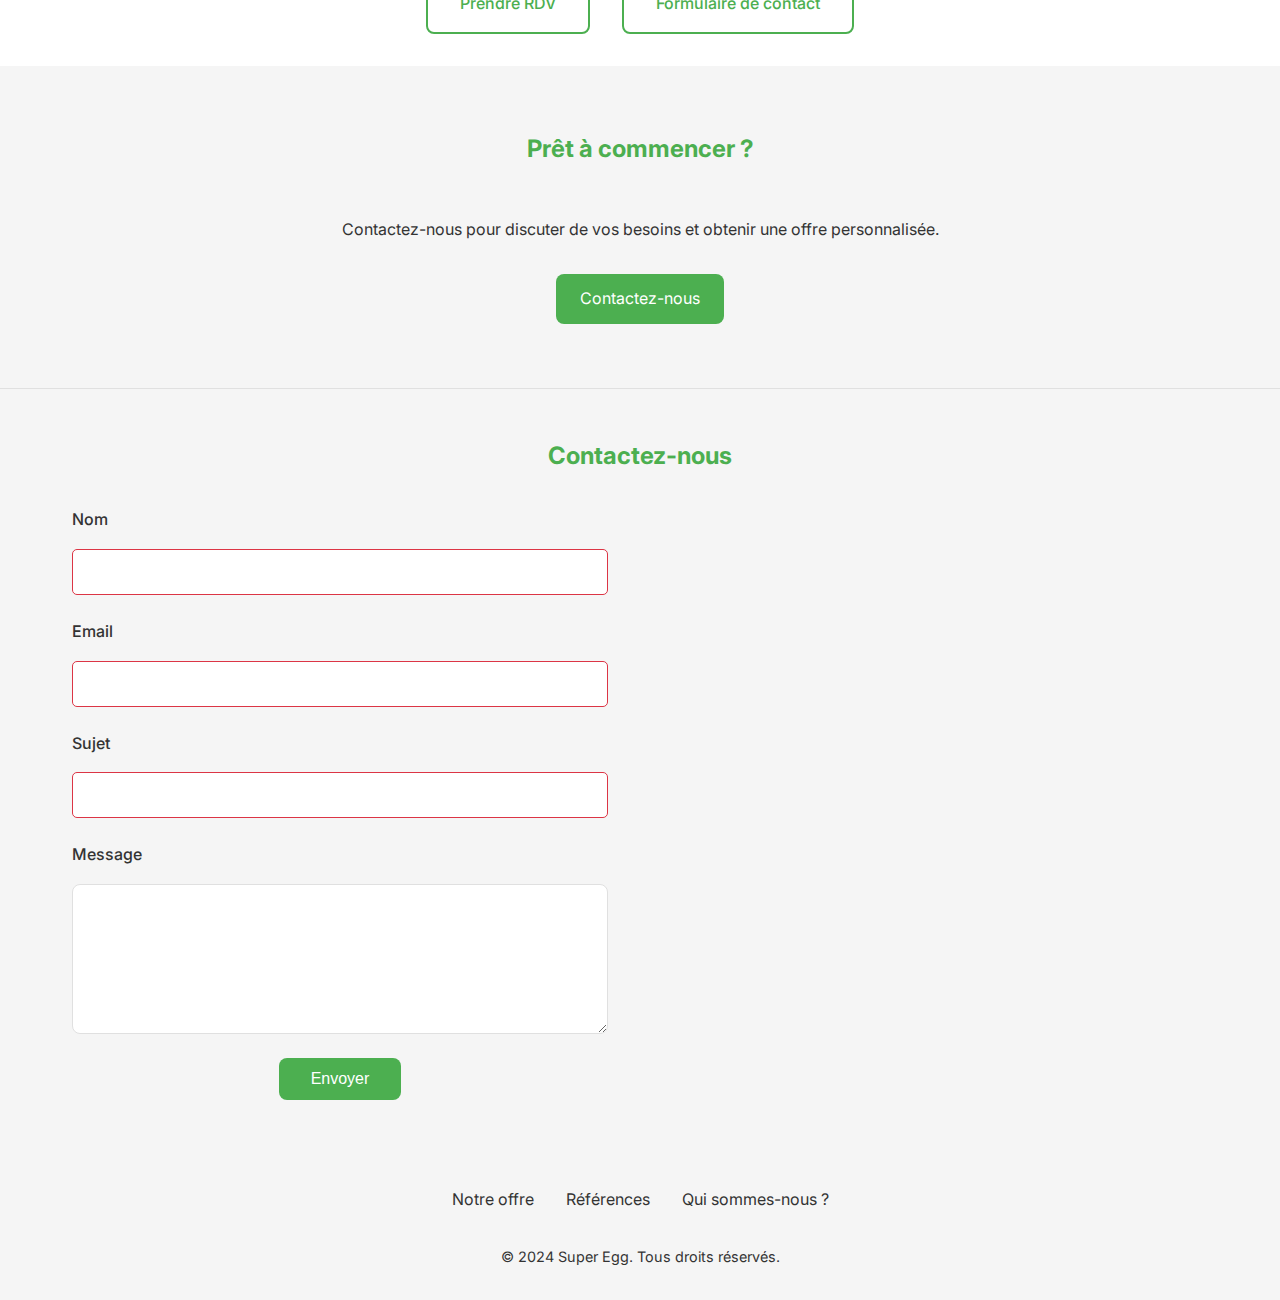
<file: pages/notre-offre.html>
<!DOCTYPE html>
<html lang="fr">
<head>
    <meta charset="UTF-8">
    <meta name="viewport" content="width=device-width, initial-scale=1.0">
    <meta name="description" content="Super Egg - Découvrez notre offre de formations et d'ateliers pour un futur durable">
    <title>Notre Offre - Super Egg</title>
    <link rel="stylesheet" href="../css/style.css">
    <link rel="preconnect" href="https://fonts.googleapis.com">
    <link rel="preconnect" href="https://fonts.gstatic.com" crossorigin>
    <link href="https://fonts.googleapis.com/css2?family=Inter:wght@400;500;600;700&display=swap" rel="stylesheet">
</head>
<body>
    <header class="header">
        <nav class="nav container">
            <a href="/" class="logo">
                <img src="../assets/images/logo.png" alt="Super Egg Logo" class="logo-img">
            </a>
            <button class="mobile-menu-toggle" aria-label="Menu">
                <span class="hamburger"></span>
            </button>
            <div class="nav-container">
                <ul class="nav-links">
                    <li><a href="notre-offre.html" class="active">Notre offre</a></li>
                    <li><a href="references.html">Références</a></li>
                    <li><a href="about.html">Qui sommes-nous ?</a></li>
                    <li><a href="#contact-title" class="btn-primary">Contactez-nous</a></li>
                </ul>
                <button class="theme-toggle" aria-label="Changer le thème">
                    <svg xmlns="http://www.w3.org/2000/svg" viewBox="0 0 24 24" fill="none" stroke="currentColor" stroke-width="2" stroke-linecap="round" stroke-linejoin="round">
                        <path d="M21 12.79A9 9 0 1 1 11.21 3 7 7 0 0 0 21 12.79z"/>
                    </svg>
                </button>
            </div>
        </nav>
    </header>

    <main>
        <section class="hero">
            <div class="container">
                <h1>Notre Offre</h1>
                <p class="lead">Des solutions innovantes pour un impact durable</p>
            </div>
        </section>

        <section class="cta-buttons">
            <div class="container">
                <div class="button-container">
                    <a href="https://superegg.catalogueformpro.com/" class="cta-button formation" target="_blank" rel="noopener noreferrer">
                        <span class="button-title">FORMATION</span>
                        <span class="button-subtitle">(certifiées Qualiopi)</span>
                    </a>
                    <button class="cta-button sensibilisation" id="sensibilisationBtn">
                        <span class="button-title">SENSIBILISATION</span>
                        <span class="button-subtitle">(1h, 2h,3h)</span>
                    </button>
                </div>
            </div>
        </section>

        <!-- Email Collection Modal -->
        <div class="modal" id="emailModal">
            <div class="modal-content">
                <button class="modal-close" aria-label="Fermer">&times;</button>
                <h2>Accéder au catalogue</h2>
                <p>Veuillez entrer votre adresse e-mail pour accéder au catalogue de sensibilisation.</p>
                <form id="emailForm" class="email-form">
                    <div class="form-group">
                        <input type="email" id="emailInput" required 
                               placeholder="Votre adresse e-mail"
                               pattern="[a-z0-9._%+-]+@[a-z0-9.-]+\.[a-z]{2,}$">
                        <div class="error-message" id="emailError"></div>
                    </div>
                    <button type="submit" class="btn-primary">Accéder au PDF</button>
                </form>
            </div>
        </div>

        <section class="section">
            <div class="container">
                <div class="offerings">
                    <a href="fresque-climat.html" class="offering-card">
                        <div class="image-container">
                            <img src="../assets/images/fresque-climat.png" alt="Fresque du Climat - Atelier collaboratif">
                        </div>
                        <div class="offering-content">
                            <h3>Fresque du Climat</h3>
                            <p>Atelier collaboratif de 3h pour comprendre les enjeux du changement climatique</p>
                        </div>
                        <span class="discover-link">Découvrir l'atelier</span>
                    </a>

                    <a href="#" class="offering-card">
                        <div class="image-container">
                            <img src="../assets/images/formation-animation.png" alt="Formation à l'animation Fresque du Climat">
                        </div>
                        <div class="offering-content">
                            <h3>Formation à l'animation Fresque du Climat</h3>
                            <p>Formation de 2 jours pour devenir animateur de la Fresque du Climat</p>
                        </div>
                        <span class="discover-link">Découvrir l'atelier</span>
                    </a>

                    <a href="#" class="offering-card">
                        <div class="image-container">
                            <img src="../assets/images/2030-glorieuses.png" alt="2030 Glorieuses - Vision positive du futur">
                        </div>
                        <div class="offering-content">
                            <h3>2030 Glorieuses</h3>
                            <p>Atelier de prospective pour imaginer un futur désirable et durable</p>
                        </div>
                        <span class="discover-link">Découvrir l'atelier</span>
                    </a>

                    <a href="#" class="offering-card">
                        <div class="image-container">
                            <img src="../assets/images/fresque-digital.png" alt="Fresque du Digital - Impact environnemental du numérique">
                        </div>
                        <div class="offering-content">
                            <h3>Fresque du Digital</h3>
                            <p>Atelier collaboratif pour comprendre l'impact environnemental du numérique</p>
                        </div>
                        <span class="discover-link">Découvrir l'atelier</span>
                    </a>
                </div>

                <div class="action-buttons">
                    <a href="#" class="action-button">Prendre RDV</a>
                    <a href="#contact-title" class="action-button">Formulaire de contact</a>
                </div>
            </div>
        </section>

        <section class="section section-alt cta-section">
            <div class="container">
                <h2>Prêt à commencer ?</h2>
                <p class="lead">Contactez-nous pour discuter de vos besoins et obtenir une offre personnalisée.</p>
                <a href="#contact-title" class="btn-primary">Contactez-nous</a>
            </div>
        </section>
    </main>

    <footer>
        <section id="contact" class="footer-contact">
            <div class="container">
                <h2 id="contact-title">Contactez-nous</h2>
                <div class="contact-container">
                    <div class="form-container">
                        <form class="contact-form" action="#" method="POST">
                            <div class="form-group">
                                <label for="name">Nom</label>
                                <input type="text" id="name" name="name" required>
                            </div>
                            <div class="form-group">
                                <label for="email">Email</label>
                                <input type="email" id="email" name="email" required>
                            </div>
                            <div class="form-group">
                                <label for="subject">Sujet</label>
                                <input type="text" id="subject" name="subject" required>
                            </div>
                            <div class="form-group">
                                <label for="message">Message</label>
                                <textarea id="message" name="message" required></textarea>
                            </div>
                            <div class="form-submit">
                                <button type="submit">Envoyer</button>
                            </div>
                        </form>
                    </div>
                    <div class="calendly-container">
                        <!-- Calendly inline widget begin -->
                        <div class="calendly-inline-widget" data-url="https://calendly.com/robin-delebecque-18-t/30min?month=2025-02" style="min-width:320px;height:600px;"></div>
                        <script type="text/javascript" src="https://assets.calendly.com/assets/external/widget.js" async></script>
                        <!-- Calendly inline widget end -->
                    </div>
                </div>
            </div>
        </section>

        <div class="footer">
            <div class="container">
                <nav class="footer-nav">
                    <ul>
                        <li><a href="notre-offre.html">Notre offre</a></li>
                        <li><a href="references.html">Références</a></li>
                        <li><a href="about.html">Qui sommes-nous ?</a></li>
                    </ul>
                </nav>
                <div class="footer-bottom">
                    <p>&copy; 2024 Super Egg. Tous droits réservés.</p>
                </div>
            </div>
        </div>
    </footer>

    <button id="scrollToTop" class="scroll-to-top" aria-label="Retour en haut de page">
        <svg width="20" height="20" viewBox="0 0 24 24" fill="none" stroke="currentColor" stroke-width="2" stroke-linecap="round" stroke-linejoin="round">
            <path d="M18 15l-6-6-6 6"/>
        </svg>
    </button>

    <script src="../js/main.js"></script>
</body>
</html>
</file>
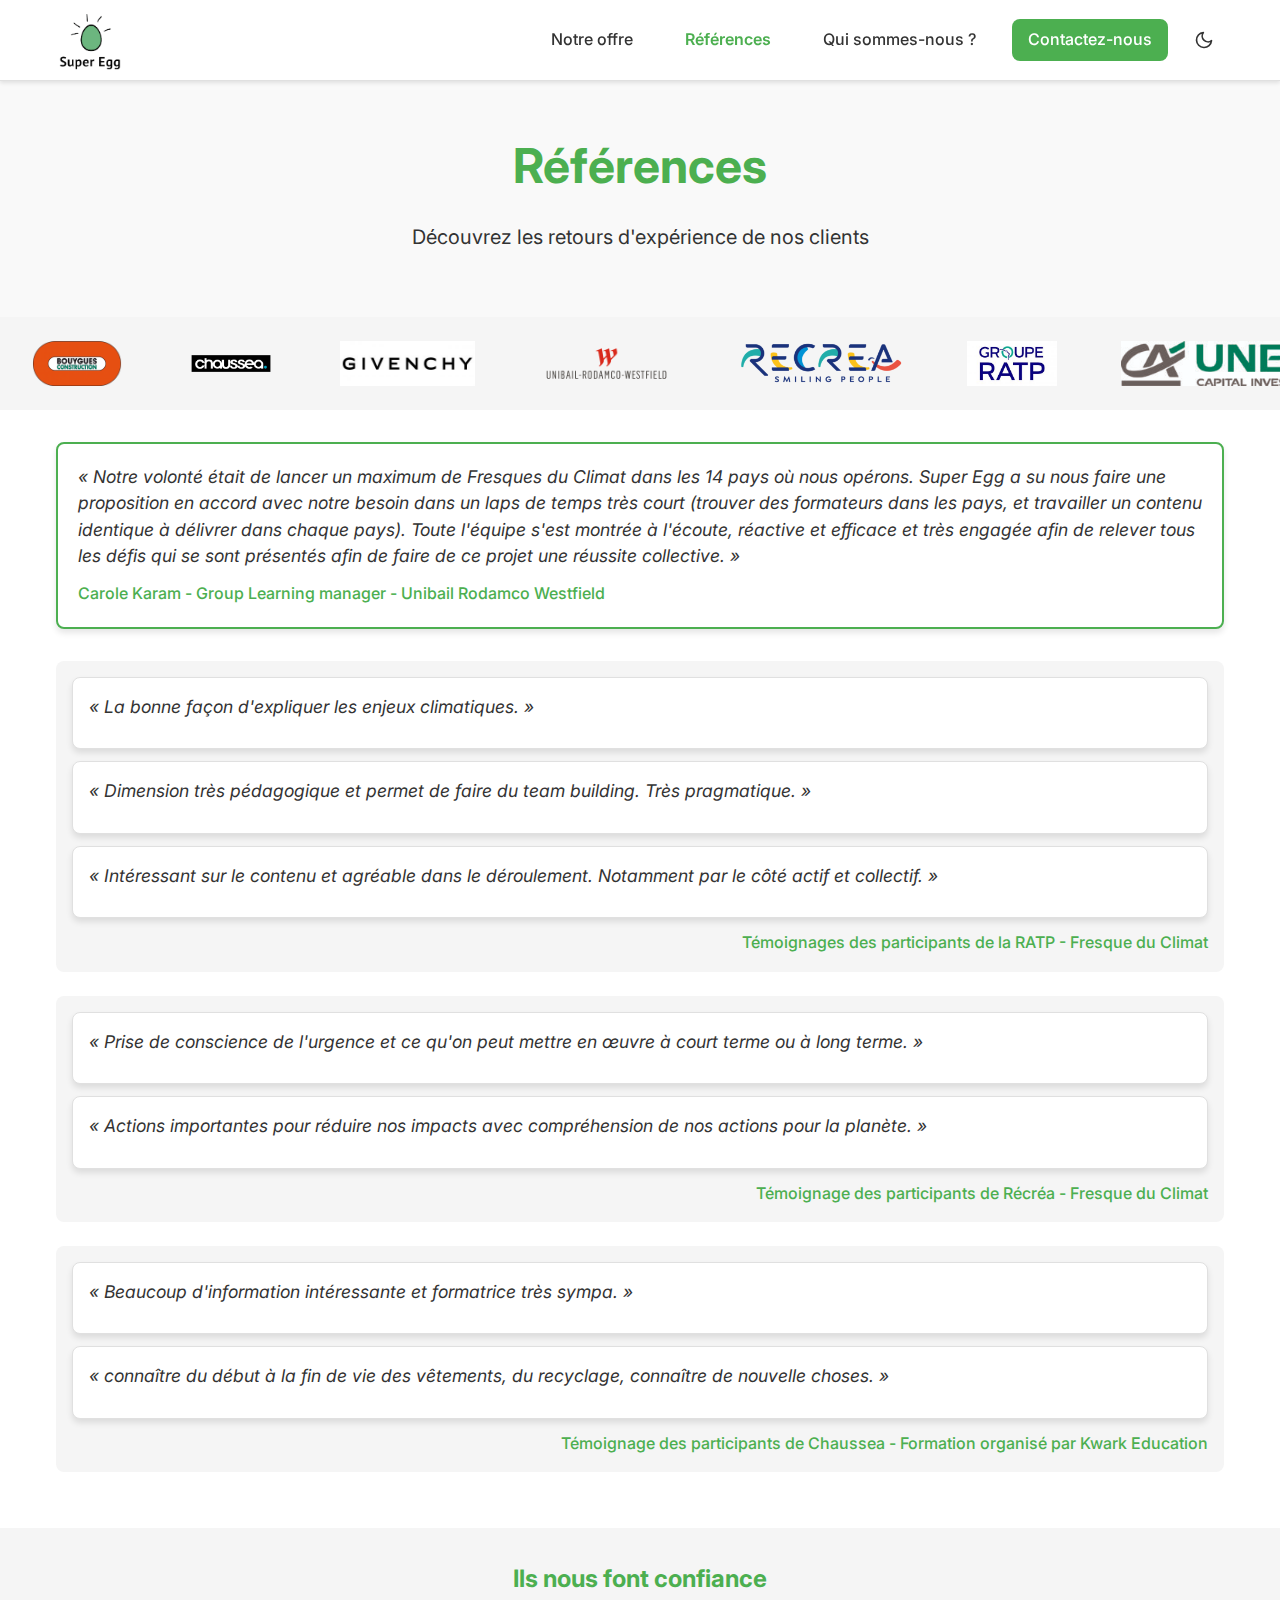
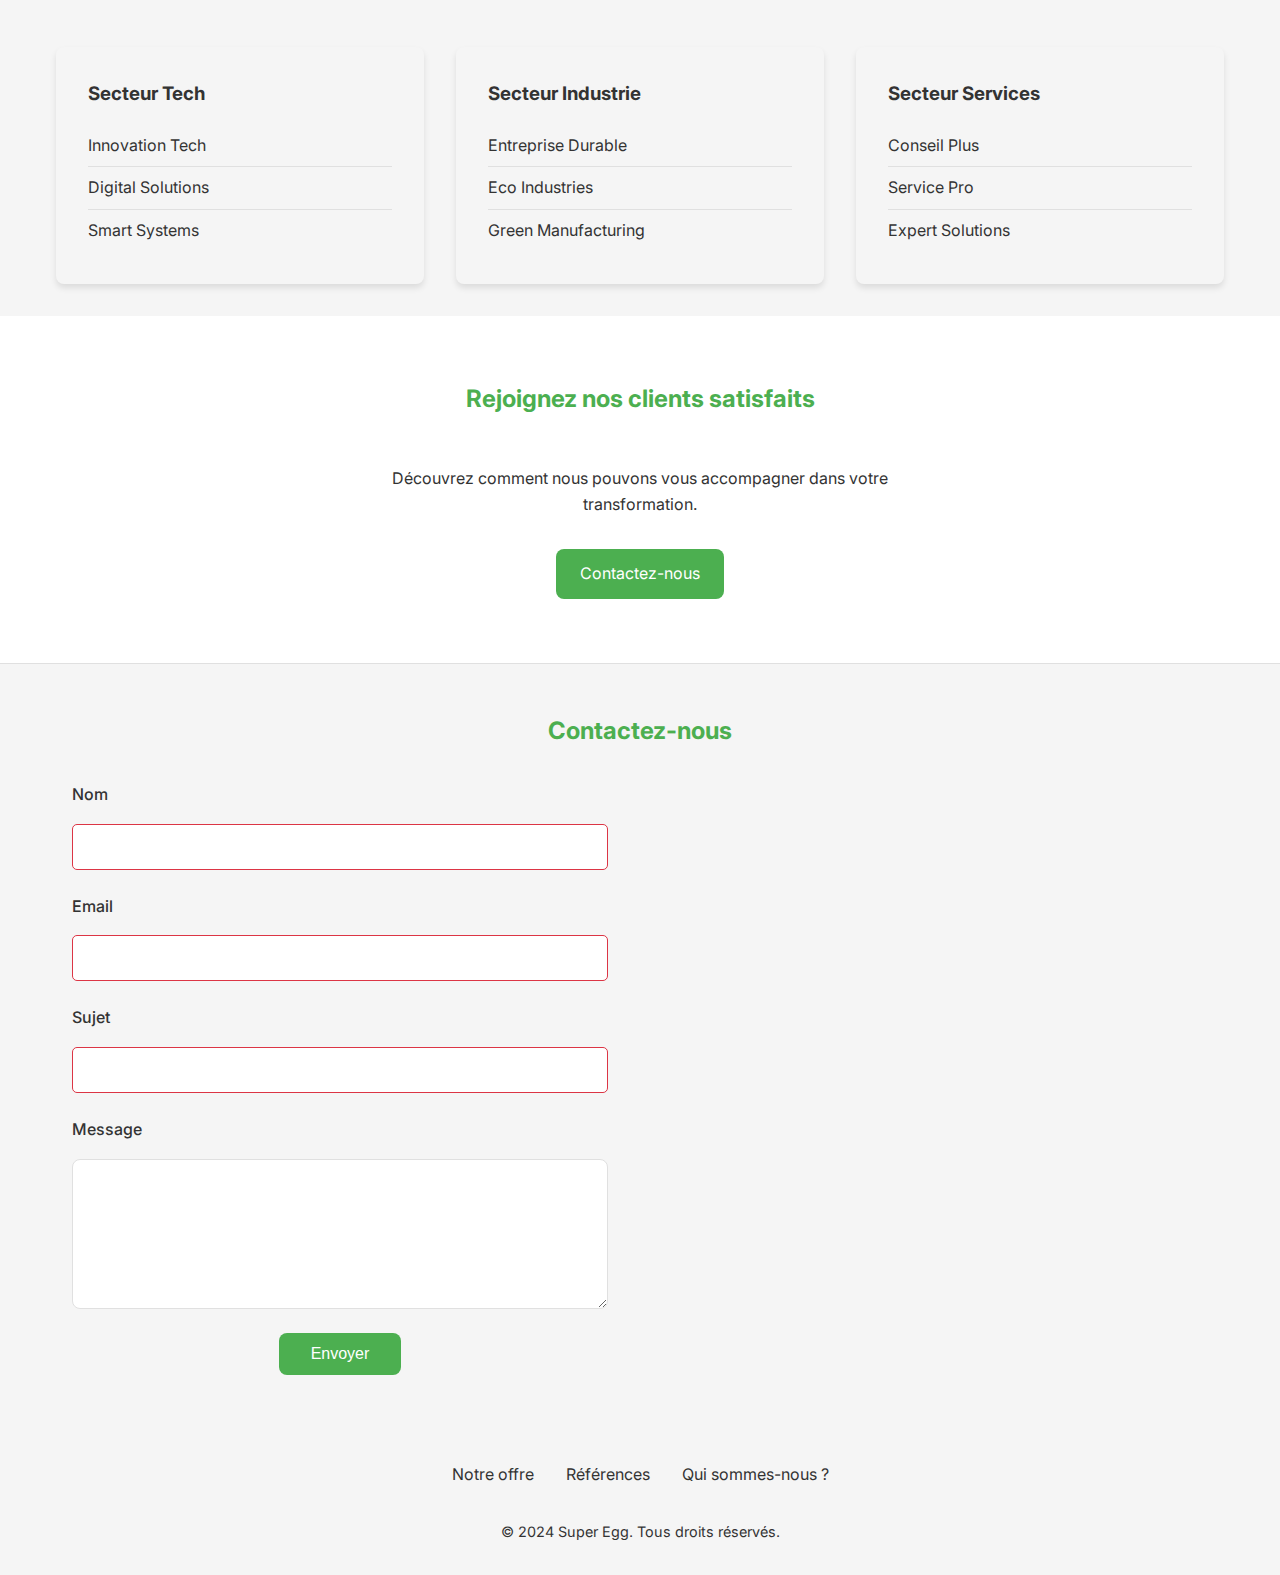
<file: pages/references.html>
<!DOCTYPE html>
<html lang="fr">
<head>
    <meta charset="UTF-8">
    <meta name="viewport" content="width=device-width, initial-scale=1.0">
    <meta name="description" content="Super Egg - Découvrez les témoignages de nos clients">
    <title>Références - Super Egg</title>
    <link rel="stylesheet" href="../css/style.css">
    <link rel="preconnect" href="https://fonts.googleapis.com">
    <link rel="preconnect" href="https://fonts.gstatic.com" crossorigin>
    <link href="https://fonts.googleapis.com/css2?family=Inter:wght@400;500;600;700&display=swap" rel="stylesheet">
</head>
<body>
    <header class="header">
        <nav class="nav container">
            <a href="/" class="logo">
                <img src="../assets/images/logo.png" alt="Super Egg Logo" class="logo-img">
            </a>
            <button class="mobile-menu-toggle" aria-label="Menu">
                <span class="hamburger"></span>
            </button>
            <div class="nav-container">
                <ul class="nav-links">
                    <li><a href="notre-offre.html">Notre offre</a></li>
                    <li><a href="references.html" class="active">Références</a></li>
                    <li><a href="about.html">Qui sommes-nous ?</a></li>
                    <li><a href="#contact-title" class="btn-primary">Contactez-nous</a></li>
                </ul>
                <button class="theme-toggle" aria-label="Changer le thème">
                    <svg xmlns="http://www.w3.org/2000/svg" viewBox="0 0 24 24" fill="none" stroke="currentColor" stroke-width="2" stroke-linecap="round" stroke-linejoin="round">
                        <path d="M21 12.79A9 9 0 1 1 11.21 3 7 7 0 0 0 21 12.79z"/>
                    </svg>
                </button>
            </div>
        </nav>
    </header>

    <main>
        <section class="hero">
            <div class="container">
                <h1>Références</h1>
                <p class="lead">Découvrez les retours d'expérience de nos clients</p>
            </div>
        </section>

        <section class="logo-carousel">
            <div class="logo-track">
                <!-- First set of logos -->
                <div class="logo-slide">
                    <img src="../assets/images/logos/63724212b2238904a89044b9_logo-Bouygues-construction-e1699527053890-qf3qwnwr3hw13bi7vidm1s6pgl8yfo4q9lvsurmktk.png" alt="Bouygues Construction">
                </div>
                <div class="logo-slide">
                    <img src="../assets/images/logos/Chaussea-Logo-pqlgo0lug2mkhqbyedisq2mufrn6hy8wowynvtor8c.png" alt="Chaussea">
                </div>
                <div class="logo-slide">
                    <img src="../assets/images/logos/Givenchy-embleme-pv2154up9xvvmkzj7yneufqg507mvse4f9yo7ur3zc.jpeg" alt="Givenchy">
                </div>
                <div class="logo-slide">
                    <img src="../assets/images/logos/LOGO_URW_RGB_redblack_small-pqlgnwuhoqh4yzt9uak26jnzvaxm07ue1nlsy8kueg.png" alt="URW">
                </div>
                <div class="logo-slide">
                    <img src="../assets/images/logos/MicrosoftTeams-image-3-1-300x82.png" alt="Microsoft Teams">
                </div>
                <div class="logo-slide">
                    <img src="../assets/images/logos/RVB_GROUPE_RATP_HD-scaled-1-pv215f6xd4abel8npmgjdf1iv60rveirffvxidl9lo.jpeg" alt="RATP">
                </div>
                <div class="logo-slide">
                    <img src="../assets/images/logos/Unexo-ART-logo-2018-300x58.jpeg" alt="Unexo">
                </div>
                <div class="logo-slide">
                    <img src="../assets/images/logos/credit-agricole-assurance-pqlgssmb6r5p8eziwao1s3q6wz0tv112sh1thooq6c.png" alt="Crédit Agricole Assurances">
                </div>
                <div class="logo-slide">
                    <img src="../assets/images/logos/cropped-logo-exel-industries-2.png" alt="Exel Industries">
                </div>
                <div class="logo-slide">
                    <img src="../assets/images/logos/kwark-education.png" alt="Kwark Education">
                </div>
                <div class="logo-slide">
                    <img src="../assets/images/logos/logo-grenoble-em-300x125.jpeg" alt="Grenoble EM">
                </div>
                <div class="logo-slide">
                    <img src="../assets/images/logos/opco-sante-150x150.png" alt="OPCO Santé">
                </div>

                <!-- Duplicate logos for seamless scrolling -->
                <div class="logo-slide">
                    <img src="../assets/images/logos/63724212b2238904a89044b9_logo-Bouygues-construction-e1699527053890-qf3qwnwr3hw13bi7vidm1s6pgl8yfo4q9lvsurmktk.png" alt="Bouygues Construction">
                </div>
                <div class="logo-slide">
                    <img src="../assets/images/logos/Chaussea-Logo-pqlgo0lug2mkhqbyedisq2mufrn6hy8wowynvtor8c.png" alt="Chaussea">
                </div>
                <div class="logo-slide">
                    <img src="../assets/images/logos/Givenchy-embleme-pv2154up9xvvmkzj7yneufqg507mvse4f9yo7ur3zc.jpeg" alt="Givenchy">
                </div>
                <div class="logo-slide">
                    <img src="../assets/images/logos/LOGO_URW_RGB_redblack_small-pqlgnwuhoqh4yzt9uak26jnzvaxm07ue1nlsy8kueg.png" alt="URW">
                </div>
            </div>
        </section>

        <section class="section testimonials">
            <div class="container">
                <div class="testimonial-card featured">
                    <div class="testimonial-content">
                        <blockquote>
                            « Notre volonté était de lancer un maximum de Fresques du Climat dans les 14 pays où nous opérons. Super Egg a su nous faire une proposition en accord avec notre besoin dans un laps de temps très court (trouver des formateurs dans les pays, et travailler un contenu identique à délivrer dans chaque pays). Toute l'équipe s'est montrée à l'écoute, réactive et efficace et très engagée afin de relever tous les défis qui se sont présentés afin de faire de ce projet une réussite collective. »
                        </blockquote>
                        <cite>Carole Karam - Group Learning manager - Unibail Rodamco Westfield</cite>
                    </div>
                </div>

                <div class="testimonial-group">
                    <div class="testimonial-card">
                        <div class="testimonial-content">
                            <blockquote>« La bonne façon d'expliquer les enjeux climatiques. »</blockquote>
                        </div>
                    </div>
                    <div class="testimonial-card">
                        <div class="testimonial-content">
                            <blockquote>« Dimension très pédagogique et permet de faire du team building. Très pragmatique. »</blockquote>
                        </div>
                    </div>
                    <div class="testimonial-card">
                        <div class="testimonial-content">
                            <blockquote>« Intéressant sur le contenu et agréable dans le déroulement. Notamment par le côté actif et collectif. »</blockquote>
                        </div>
                    </div>
                    <cite class="group-cite">Témoignages des participants de la RATP - Fresque du Climat</cite>
                </div>

                <div class="testimonial-group">
                    <div class="testimonial-card">
                        <div class="testimonial-content">
                            <blockquote>« Prise de conscience de l'urgence et ce qu'on peut mettre en œuvre à court terme ou à long terme. »</blockquote>
                        </div>
                    </div>
                    <div class="testimonial-card">
                        <div class="testimonial-content">
                            <blockquote>« Actions importantes pour réduire nos impacts avec compréhension de nos actions pour la planète. »</blockquote>
                        </div>
                    </div>
                    <cite class="group-cite">Témoignage des participants de Récréa - Fresque du Climat</cite>
                </div>

                <div class="testimonial-group">
                    <div class="testimonial-card">
                        <div class="testimonial-content">
                            <blockquote>« Beaucoup d'information intéressante et formatrice très sympa. »</blockquote>
                        </div>
                    </div>
                    <div class="testimonial-card">
                        <div class="testimonial-content">
                            <blockquote>« connaître du début à la fin de vie des vêtements, du recyclage, connaître de nouvelle choses. »</blockquote>
                        </div>
                    </div>
                    <cite class="group-cite">Témoignage des participants de Chaussea - Formation organisé par Kwark Education</cite>
                </div>
            </div>
        </section>

        <section class="section section-alt clients">
            <div class="container">
                <h2>Ils nous font confiance</h2>
                <div class="clients-grid">
                    <div class="client-card">
                        <h3>Secteur Tech</h3>
                        <ul class="client-list">
                            <li>Innovation Tech</li>
                            <li>Digital Solutions</li>
                            <li>Smart Systems</li>
                        </ul>
                    </div>
                    <div class="client-card">
                        <h3>Secteur Industrie</h3>
                        <ul class="client-list">
                            <li>Entreprise Durable</li>
                            <li>Eco Industries</li>
                            <li>Green Manufacturing</li>
                        </ul>
                    </div>
                    <div class="client-card">
                        <h3>Secteur Services</h3>
                        <ul class="client-list">
                            <li>Conseil Plus</li>
                            <li>Service Pro</li>
                            <li>Expert Solutions</li>
                        </ul>
                    </div>
                </div>
            </div>
        </section>

        <section class="section cta-section">
            <div class="container">
                <h2>Rejoignez nos clients satisfaits</h2>
                <p class="lead">Découvrez comment nous pouvons vous accompagner dans votre transformation.</p>
                <a href="#contact-title" class="btn-primary">Contactez-nous</a>
            </div>
        </section>
    </main>

    <footer>
        <section id="contact" class="footer-contact">
            <div class="container">
                <h2 id="contact-title">Contactez-nous</h2>
                <div class="contact-container">
                    <div class="form-container">
                        <form class="contact-form" action="#" method="POST">
                            <div class="form-group">
                                <label for="name">Nom</label>
                                <input type="text" id="name" name="name" required>
                            </div>
                            <div class="form-group">
                                <label for="email">Email</label>
                                <input type="email" id="email" name="email" required>
                            </div>
                            <div class="form-group">
                                <label for="subject">Sujet</label>
                                <input type="text" id="subject" name="subject" required>
                            </div>
                            <div class="form-group">
                                <label for="message">Message</label>
                                <textarea id="message" name="message" required></textarea>
                            </div>
                            <div class="form-submit">
                                <button type="submit">Envoyer</button>
                            </div>
                        </form>
                    </div>
                    <div class="calendly-container">
                        <!-- Calendly inline widget begin -->
                        <div class="calendly-inline-widget" data-url="https://calendly.com/robin-delebecque-18-t/30min?month=2025-02" style="min-width:320px;height:600px;"></div>
                        <script type="text/javascript" src="https://assets.calendly.com/assets/external/widget.js" async></script>
                        <!-- Calendly inline widget end -->
                    </div>
                </div>
            </div>
        </section>

        <div class="footer">
            <div class="container">
                <nav class="footer-nav">
                    <ul>
                        <li><a href="notre-offre.html">Notre offre</a></li>
                        <li><a href="references.html">Références</a></li>
                        <li><a href="about.html">Qui sommes-nous ?</a></li>
                    </ul>
                </nav>
                <div class="footer-bottom">
                    <p>&copy; 2024 Super Egg. Tous droits réservés.</p>
                </div>
            </div>
        </div>
    </footer>

    <button id="scrollToTop" class="scroll-to-top" aria-label="Retour en haut de page">
        <svg width="20" height="20" viewBox="0 0 24 24" fill="none" stroke="currentColor" stroke-width="2" stroke-linecap="round" stroke-linejoin="round">
            <path d="M18 15l-6-6-6 6"/>
        </svg>
    </button>

    <script src="../js/main.js"></script>
</body>
</html>
</file>
<file: css/style.css>
:root {
    /* Light theme variables */
    --primary-color: #4CAF50;
    --primary-hover: #45a049;
    --background-color: #ffffff;
    --text-color: #333333;
    --secondary-bg: #f5f5f5;
    --border-color: #e0e0e0;
    --darker-border: #cccccc;
    --card-shadow: 0 4px 6px rgba(0, 0, 0, 0.1);
    --header-bg: #ffffff;
    --footer-bg: #f5f5f5;
    --hero-bg: #f9f9f9;
    --section-alt-bg: #f5f5f5;
    --border-radius: 8px;
    --spacing-unit: 1rem;
    --transition: all 0.3s ease;
}

/* Dark theme variables */
[data-theme="dark"] {
    --primary-color: #6ECF73;
    --primary-hover: #5BB75F;
    --background-color: #1a1a1a;
    --text-color: #e0e0e0;
    --secondary-bg: #2d2d2d;
    --border-color: #404040;
    --darker-border: #505050;
    --card-shadow: 0 4px 6px rgba(0, 0, 0, 0.3);
    --header-bg: #1a1a1a;
    --footer-bg: #2d2d2d;
    --hero-bg: #2d2d2d;
    --section-alt-bg: #252525;
}

* {
    margin: 0;
    padding: 0;
    box-sizing: border-box;
    transition: background-color 0.3s ease, color 0.3s ease, border-color 0.3s ease, box-shadow 0.3s ease;
}

body {
    font-family: 'Inter', sans-serif;
    line-height: 1.6;
    color: var(--text-color);
    background-color: var(--background-color);
}

.container {
    max-width: 1200px;
    margin: 0 auto;
    padding: 0 var(--spacing-unit);
}

/* Header & Navigation */
.header {
    position: fixed;
    top: 0;
    left: 0;
    right: 0;
    background: var(--header-bg);
    box-shadow: 0 2px 4px rgba(0,0,0,0.1);
    z-index: 1000;
    border-bottom: 1px solid var(--border-color);
}

.nav {
    display: flex;
    justify-content: space-between;
    align-items: center;
    height: 80px;
}

.logo {
    display: flex;
    align-items: center;
    text-decoration: none;
}

.logo-img {
    height: 65px;
    width: auto;
    transition: var(--transition);
}

.logo:hover .logo-img {
    transform: scale(1.05);
}

.nav-links {
    display: flex;
    align-items: center;
    gap: 1.25rem;
    list-style: none;
    margin: 0;
    padding: 0;
}

.nav-links li {
    display: flex;
    align-items: center;
}

.nav-links a {
    text-decoration: none;
    color: var(--text-color);
    font-weight: 500;
    transition: var(--transition);
    padding: 0.75rem 1rem;
}

.nav-links a:not(.btn-primary):hover {
    color: var(--primary-color);
}

.nav-links .btn-primary {
    color: white !important;
    padding: 0.5rem 1rem;
    border-radius: var(--border-radius);
}

.nav-links .btn-primary:hover {
    color: white !important;
    background: var(--primary-hover);
}

/* Mobile Menu Toggle */
.mobile-menu-toggle {
    display: none;
    background: none;
    border: none;
    padding: 15px;
    cursor: pointer;
    position: relative;
    z-index: 1001;
}

.hamburger {
    display: block;
    width: 24px;
    height: 2px;
    background: var(--primary-color);
    position: relative;
    transition: all 0.3s ease;
}

.hamburger::before,
.hamburger::after {
    content: '';
    position: absolute;
    left: 0;
    width: 24px;
    height: 2px;
    background: var(--primary-color);
    transition: all 0.3s ease;
}

.hamburger::before {
    top: -6px;
}

.hamburger::after {
    top: 6px;
}

.mobile-menu-toggle.active .hamburger {
    background: transparent;
}

.mobile-menu-toggle.active .hamburger::before {
    transform: rotate(45deg);
    top: 0;
}

.mobile-menu-toggle.active .hamburger::after {
    transform: rotate(-45deg);
    top: 0;
}

.mobile-menu-toggle .hamburger,
.mobile-menu-toggle .hamburger::before,
.mobile-menu-toggle .hamburger::after {
    background-color: var(--text-color);
}

/* Buttons */
.btn-primary {
    display: inline-block;
    padding: 0.75rem 1.5rem;
    background-color: var(--primary-color);
    color: white;
    text-decoration: none;
    border-radius: var(--border-radius);
    transition: var(--transition);
}

.btn-primary:hover {
    background-color: var(--primary-hover);
    transform: translateY(-2px);
}

/* Hero Section */
.hero {
    padding: 8rem 0 4rem;
    background-color: var(--hero-bg);
    text-align: center;
}

.hero h1 {
    font-size: 3rem;
    margin-bottom: 1rem;
    color: var(--primary-color);
}

.hero .lead {
    font-size: 1.25rem;
    margin-bottom: 2rem;
    max-width: 600px;
    margin-left: auto;
    margin-right: auto;
}

/* Sections */
.section {
    padding: 2rem 0;
    background-color: var(--background-color);
}

.section-alt {
    background-color: var(--section-alt-bg);
}

.section h2 {
    text-align: center;
    margin-bottom: 3rem;
    color: var(--primary-color);
}

/* Features Grid */
.features-grid, .offer-grid {
    display: grid;
    grid-template-columns: repeat(auto-fit, minmax(300px, 1fr));
    gap: 2rem;
}

.feature-card, .offer-card {
    padding: 2rem;
    background: var(--secondary-bg);
    border-radius: var(--border-radius);
    box-shadow: var(--card-shadow);
    transition: var(--transition);
}

.feature-card:hover, .offer-card:hover {
    transform: translateY(-5px);
}

.feature-card h3, .offer-card h3 {
    color: var(--primary-color);
    margin-bottom: 1rem;
}

/* Contact Form */
.contact-form {
    max-width: 600px;
    margin: 0 auto;
}

.form-group {
    margin-bottom: 1.5rem;
}

.form-group label {
    display: block;
    margin-bottom: 0.5rem;
    font-weight: 500;
}

.form-group input,
.form-group textarea {
    width: 100%;
    padding: 0.75rem;
    border: 1px solid var(--border-color);
    border-radius: var(--border-radius);
    font-family: inherit;
    background-color: var(--background-color);
    color: var(--text-color);
}

.form-group textarea {
    height: 150px;
    resize: vertical;
}

.form-group input:focus,
.form-group textarea:focus {
    border-color: var(--primary-color);
}

/* Contact Form in Footer */
.footer-contact {
    background: var(--secondary-bg);
    padding: 3rem 0;
    border-top: 1px solid var(--border-color);
}

.footer-contact h2 {
    text-align: center;
    margin-bottom: 2rem;
    color: var(--primary-color);
    scroll-margin-top: 100px; /* Account for fixed header */
}

.contact-form {
    max-width: 600px;
    margin: 0 auto;
    padding: 0 1rem;
}

.form-group {
    margin-bottom: 1.5rem;
}

.form-group label {
    display: block;
    margin-bottom: 0.5rem;
    color: var(--text-color);
}

.form-group input,
.form-group textarea {
    width: 100%;
    padding: 0.75rem;
    border: 1px solid var(--border-color);
    border-radius: var(--border-radius);
    background: var(--background-color);
    color: var(--text-color);
    font-family: inherit;
    transition: border-color 0.3s ease;
}

.form-group input:focus,
.form-group textarea:focus {
    outline: none;
    border-color: var(--primary-color);
}

.form-group textarea {
    min-height: 120px;
    resize: vertical;
}

.form-submit {
    text-align: center;
}

.form-submit button {
    background: var(--primary-color);
    color: white;
    border: none;
    padding: 0.75rem 2rem;
    border-radius: var(--border-radius);
    cursor: pointer;
    font-size: 1rem;
    transition: background-color 0.3s ease;
}

.form-submit button:hover {
    background: var(--primary-hover);
}

@media (max-width: 768px) {
    .footer-contact {
        padding: 2rem 0;
    }

    .contact-form {
        padding: 0 1rem;
    }
}

/* Footer */
.footer {
    background-color: var(--footer-bg);
    padding: 2rem 0;
    color: var(--text-color);
}

.footer-nav ul {
    list-style: none;
    padding: 0;
    margin: 0;
    display: flex;
    justify-content: center;
    gap: 2rem;
}

.footer-nav a {
    color: var(--text-color);
    text-decoration: none;
    transition: color 0.3s ease;
}

.footer-nav a:hover {
    color: var(--primary-color);
}

.footer-bottom {
    margin-top: 2rem;
    text-align: center;
    font-size: 0.9rem;
    color: var(--text-muted);
}

@media (max-width: 768px) {
    .footer-nav ul {
        flex-direction: column;
        align-items: center;
        gap: 1rem;
    }
}

/* Scroll to Top Button */
.scroll-to-top {
    position: fixed;
    bottom: 30px;
    right: 30px;
    background-color: var(--secondary-bg);
    color: var(--text-color);
    width: 45px;
    height: 45px;
    border-radius: 50%;
    border: none;
    cursor: pointer;
    display: flex;
    align-items: center;
    justify-content: center;
    opacity: 0;
    visibility: hidden;
    transform: translateY(20px);
    transition: all 0.3s ease;
    box-shadow: var(--card-shadow);
    z-index: 1000;
}

.scroll-to-top.visible {
    opacity: 1;
    visibility: visible;
    transform: translateY(0);
}

.scroll-to-top:hover {
    background-color: var(--primary-color);
    transform: translateY(-3px);
    box-shadow: 0 4px 15px rgba(0, 0, 0, 0.15);
}

.scroll-to-top svg {
    transition: transform 0.3s ease;
}

.scroll-to-top:hover svg {
    transform: translateY(-2px);
}

/* Theme Toggle Button */
.theme-toggle {
    width: 40px;
    height: 40px;
    border-radius: 50%;
    background: transparent;
    border: none;
    cursor: pointer;
    display: flex;
    align-items: center;
    justify-content: center;
    color: var(--text-color);
    margin-left: 1rem;
    padding: 0;
}

.theme-toggle:hover {
    color: var(--primary-color);
}

.theme-toggle svg {
    width: 20px;
    height: 20px;
}

/* Update navigation container to include theme toggle */
.nav-container {
    display: flex;
    align-items: center;
}

/* Notre Offre Page Styles */
.nav-links a.active {
    color: var(--primary-color);
    font-weight: 600;
}

.offer-details {
    max-width: 1100px;
    margin: 0 auto;
}

.offer-category {
    margin-bottom: 4rem;
}

.offer-category:last-child {
    margin-bottom: 0;
}

.offer-features {
    list-style: none;
    padding: 0;
    margin: 1.5rem 0 0;
}

.offer-features li {
    position: relative;
    padding-left: 1.5rem;
    margin-bottom: 0.5rem;
    color: var(--text-color);
}

.offer-features li::before {
    content: "•";
    color: var(--primary-color);
    position: absolute;
    left: 0.5rem;
}

.cta-section {
    text-align: center;
    padding: 4rem 0;
}

.cta-section .lead {
    max-width: 600px;
    margin: 1.5rem auto 2rem;
}

/* Testimonials Section */
.testimonials {
    background-color: var(--background-color);
}

.testimonial-card {
    background: var(--secondary-bg);
    border-radius: var(--border-radius);
    padding: 1rem;
    margin-bottom: 1rem;
    box-shadow: var(--card-shadow);
    border: 1px solid var(--border-color);
}

.testimonial-card.featured {
    background: var(--background-color);
    border: 2px solid var(--primary-color);
    margin-bottom: 2rem;
    padding: 1.25rem;
}

.testimonial-content blockquote {
    font-size: 1.1rem;
    line-height: 1.5;
    color: var(--text-color);
    margin-bottom: 0.75rem;
    font-style: italic;
}

.testimonial-content cite {
    display: block;
    font-style: normal;
    color: var(--primary-color);
    font-weight: 500;
    margin-top: 0.75rem;
}

.testimonial-group {
    margin-bottom: 1.5rem;
    padding: 1rem;
    background: var(--secondary-bg);
    border-radius: var(--border-radius);
}

.testimonial-group .testimonial-card {
    background: var(--background-color);
    margin-bottom: 0.75rem;
}

.testimonial-group .testimonial-card:last-of-type {
    margin-bottom: 0.75rem;
}

.group-cite {
    display: block;
    text-align: right;
    color: var(--primary-color);
    font-style: normal;
    font-weight: 500;
    margin-top: 0.75rem;
}

/* Dark mode specific styles */
[data-theme="dark"] .testimonial-card {
    background: var(--secondary-bg);
}

[data-theme="dark"] .testimonial-card.featured {
    background: var(--background-color);
}

[data-theme="dark"] .testimonial-group {
    background: var(--secondary-bg);
}

[data-theme="dark"] .testimonial-group .testimonial-card {
    background: var(--background-color);
}

@media (max-width: 768px) {
    .testimonial-card {
        padding: 0.875rem;
    }

    .testimonial-card.featured {
        padding: 1rem;
    }

    .testimonial-group {
        padding: 0.875rem;
    }

    .testimonial-content blockquote {
        font-size: 1rem;
        line-height: 1.4;
    }
}

/* Clients Section */
.clients-grid {
    display: grid;
    grid-template-columns: repeat(auto-fit, minmax(250px, 1fr));
    gap: 2rem;
    margin-top: 2rem;
}

.client-card {
    background: var(--secondary-bg);
    padding: 2rem;
    border-radius: var(--border-radius);
    box-shadow: var(--card-shadow);
}

.client-list {
    list-style: none;
    padding: 0;
    margin: 1rem 0 0;
}

.client-list li {
    padding: 0.5rem 0;
    border-bottom: 1px solid var(--border-color);
}

.client-list li:last-child {
    border-bottom: none;
}

/* Mission Section */
.mission-content {
    max-width: 800px;
    margin: 0 auto;
}

.mission-text {
    font-size: 1.1rem;
    line-height: 1.8;
    margin: 2rem 0;
}

.values-grid {
    display: grid;
    grid-template-columns: repeat(auto-fit, minmax(250px, 1fr));
    gap: 2rem;
    margin-top: 3rem;
}

.value-card {
    text-align: center;
    padding: 2rem;
    background: var(--secondary-bg);
    border-radius: var(--border-radius);
    box-shadow: var(--card-shadow);
}

.value-card h3 {
    color: var(--primary-color);
    margin-bottom: 1rem;
}

/* Team Section */
.team-grid {
    display: grid;
    grid-template-columns: repeat(auto-fit, minmax(280px, 1fr));
    gap: 2rem;
    margin-top: 2rem;
}

.team-card {
    background: var(--secondary-bg);
    border-radius: var(--border-radius);
    overflow: hidden;
    box-shadow: var(--card-shadow);
}

.team-info {
    padding: 1.5rem;
}

.team-info h3 {
    margin: 0;
    color: var(--primary-color);
}

.team-role {
    color: #666;
    font-weight: 500;
    margin: 0.5rem 0;
}

.team-bio {
    margin: 1rem 0 0;
    line-height: 1.6;
}

/* Numbers Section */
.numbers-grid {
    display: grid;
    grid-template-columns: repeat(auto-fit, minmax(200px, 1fr));
    gap: 2rem;
    margin-top: 2rem;
    text-align: center;
}

.number-card {
    padding: 2rem;
}

.number {
    font-size: 3rem;
    font-weight: 700;
    color: var(--primary-color);
    display: block;
    margin-bottom: 0.5rem;
}

.number-card p {
    font-size: 1.1rem;
    color: var(--text-color);
    margin: 0;
}

/* Responsive Design */
@media (max-width: 768px) {
    .mobile-menu-toggle {
        display: block;
    }

    .nav-container {
        position: absolute;
        top: 80px;
        right: -300px;
        width: 250px;
        background: var(--background-color);
        padding: 20px;
        transition: all 0.3s ease;
        z-index: 1000;
        box-shadow: -2px 2px 10px rgba(0, 0, 0, 0.1);
        border-radius: var(--border-radius);
        border: 1px solid var(--border-color);
    }

    .nav-container.active {
        right: 20px;
    }

    .nav-links {
        flex-direction: column;
        align-items: stretch;
        gap: 0.5rem;
    }

    .nav-links li {
        width: 100%;
    }

    .nav-links a {
        display: block;
        padding: 12px 15px;
        font-size: 1rem;
        border-radius: var(--border-radius);
        transition: all 0.3s ease;
    }

    .nav-links a:not(.btn-primary):hover {
        background-color: var(--background-alt);
    }

    .nav-links .btn-primary {
        text-align: center;
        margin-top: 0.5rem;
    }

    .hero {
        padding: 6rem 0 3rem;
    }

    .hero h1 {
        font-size: 2rem;
        padding: 0 1rem;
    }

    .hero .lead {
        font-size: 1.1rem;
        padding: 0 1rem;
    }

    .section {
        padding: 3rem 1rem;
    }

    .features-grid, 
    .offer-grid {
        grid-template-columns: 1fr;
        gap: 1.5rem;
        padding: 0 1rem;
    }

    .footer-content {
        grid-template-columns: 1fr;
        text-align: center;
    }

    .footer-links ul {
        display: flex;
        flex-direction: column;
        align-items: center;
        gap: 1rem;
    }

    .scroll-to-top {
        bottom: 20px;
        right: 20px;
        width: 40px;
        height: 40px;
    }

    .offer-category {
        margin-bottom: 3rem;
        padding: 0 1rem;
    }

    .cta-section {
        padding: 3rem 1rem;
    }

    .testimonials-grid,
    .clients-grid,
    .values-grid,
    .team-grid,
    .numbers-grid {
        grid-template-columns: 1fr;
        gap: 1.5rem;
        padding: 0 1rem;
    }

    .mission-content {
        padding: 0 1rem;
    }

    .mission-text {
        font-size: 1rem;
        line-height: 1.6;
    }

    .number {
        font-size: 2.5rem;
    }

    .theme-toggle {
        position: absolute;
        top: 1rem;
        right: 4rem;
    }
}

/* Prevent scrolling when mobile menu is open */
body.menu-open {
    overflow: hidden;
}

/* Animations */
@keyframes fadeIn {
    from {
        opacity: 0;
        transform: translateY(20px);
    }
    to {
        opacity: 1;
        transform: translateY(0);
    }
}

.feature-card, .offer-card {
    animation: fadeIn 0.6s ease-out forwards;
}

/* Offering Cards with Images */
.offerings {
    display: flex;
    flex-direction: column;
    gap: 2rem;
    margin: 2rem 0;
}

.offering-card {
    position: relative;
    display: flex;
    background: var(--background-color);
    border-radius: var(--border-radius);
    overflow: hidden;
    color: var(--text-color);
    transition: box-shadow 0.15s ease;
    border: 1px solid var(--darker-border);
    height: 200px;
    margin-bottom: 1rem;
    text-decoration: none;
}

.offering-card:hover {
    text-decoration: none;
}

.offering-card .image-container {
    flex: 0 0 40%;
    position: relative;
    overflow: hidden;
}

.offering-card .image-container img {
    width: 100%;
    height: 100%;
    object-fit: cover;
    position: absolute;
    top: 0;
    left: 0;
}

.offering-card .offering-content {
    flex: 1;
    padding: 1.5rem;
    display: flex;
    flex-direction: column;
    gap: 0.5rem;
}

.offering-card .offering-content h3 {
    margin: 0;
    font-size: 1.3rem;
}

.offering-card .offering-content p {
    margin: 0;
    font-size: 0.95rem;
    line-height: 1.5;
    color: var(--text-color);
}

.discover-link {
    position: absolute;
    bottom: 1rem;
    right: 1rem;
    color: var(--primary-color);
    text-decoration: none;
    font-size: 0.9rem;
    font-weight: 500;
    transition: all 0.3s ease;
    padding: 0.5rem 1rem;
    border-radius: 20px;
    background: rgba(var(--primary-color-rgb), 0.1);
    z-index: 1;
}

.discover-link:hover {
    background: rgba(var(--primary-color-rgb), 0.15);
    box-shadow: 0 0 15px rgba(var(--primary-color-rgb), 0.3);
    transform: translateY(-2px);
    text-decoration: underline;
    text-underline-offset: 2px;
}

.offering-card:hover {
    box-shadow: 0 4px 12px rgba(0, 0, 0, 0.1);
}

.offering-content {
    padding: 2rem;
    flex: 1;
}

.offering-content h3 {
    margin: 0 0 1rem;
    color: var(--primary-color);
    font-size: 1.5rem;
}

.offering-content p {
    margin: 0;
    line-height: 1.6;
}

.action-buttons {
    display: flex;
    justify-content: center;
    gap: 2rem;
    margin-top: 3rem;
}

.action-button {
    display: inline-flex;
    align-items: center;
    justify-content: center;
    padding: 1rem 2rem;
    background-color: var(--background-color);
    color: var(--primary-color);
    border: 2px solid var(--primary-color);
    border-radius: var(--border-radius);
    text-decoration: none;
    font-weight: 500;
    transition: all 0.3s ease;
}

.action-button:hover {
    background-color: var(--primary-color);
    color: var(--background-color);
}

/* Dark mode specific styles */
[data-theme="dark"] .offering-card {
    background: var(--background-color);
}

.offering-card:hover {
    box-shadow: 0 0 16px rgba(0, 0, 0, 0.25);
}

[data-theme="dark"] .offering-card:hover {
    box-shadow: 0 0 20px rgba(255, 255, 255, 0.1),
                0 0 30px rgba(110, 207, 115, 0.1); /* Using primary color for subtle green glow */
}

/* Discover link styles */
.discover-link {
    position: absolute;
    bottom: 1rem;
    right: 1rem;
    color: var(--primary-color);
    text-decoration: none;
    font-size: 0.9rem;
    font-weight: 500;
    transition: all 0.3s ease;
    padding: 0.5rem 1rem;
    border-radius: 20px;
    background: rgba(var(--primary-color-rgb), 0.1);
}

.discover-link:hover {
    background: rgba(var(--primary-color-rgb), 0.15);
    box-shadow: 0 0 15px rgba(var(--primary-color-rgb), 0.3);
    transform: translateY(-2px);
    text-decoration: underline;
    text-underline-offset: 2px;
}

@media (max-width: 768px) {
    .offering-card {
        flex-direction: column;
        height: auto;
        min-height: 400px;
    }

    .offering-card .image-container {
        flex: 0 0 200px;
        width: 100%;
    }

    .offering-card .offering-content {
        padding: 1.25rem;
        padding-bottom: 3.5rem;
    }

    .offering-card .offering-content h3 {
        font-size: 1.2rem;
    }

    .offering-card .offering-content p {
        font-size: 0.9rem;
    }

    .discover-link {
        bottom: 1rem;
        right: 1rem;
        font-size: 0.85rem;
        padding: 0.4rem 0.9rem;
    }
}

@media (max-width: 480px) {
    .offering-card {
        min-height: 380px;
    }

    .offering-card .image-container {
        flex: 0 0 180px;
    }

    .offering-card .offering-content {
        padding: 1rem;
        padding-bottom: 3.5rem;
    }
}

html {
    scroll-behavior: smooth;
}

/* Contact Form and Calendly Layout */
.contact-container {
    display: grid;
    grid-template-columns: 1fr 1fr;
    gap: 2rem;
    margin-top: 2rem;
}

.calendly-container {
    min-height: 600px;
    border-radius: var(--border-radius);
    overflow: hidden;
}

@media (max-width: 992px) {
    .contact-container {
        grid-template-columns: 1fr;
    }

    .calendly-container {
        min-height: 500px;
    }
}

/* Content Grid */
.content-grid {
    display: grid;
    grid-template-columns: 1fr 1fr;
    gap: 1.5rem;
    align-items: center;
    margin: 1.5rem 0;
}

.text-content {
    padding-right: 1.5rem;
}

.text-content h2 {
    margin-bottom: 1rem;
    color: var(--text-color);
}

.text-content .lead {
    font-size: 1.1rem;
    margin-bottom: 1rem;
    color: var(--text-color);
}

.feature-list {
    list-style: none;
    padding: 0;
}

.feature-list li {
    position: relative;
    padding-left: 1.5rem;
    margin-bottom: 0.5rem;
    color: var(--text-color);
}

.feature-list li::before {
    content: "•";
    position: absolute;
    left: 0;
    color: var(--primary-color);
}

.image-content {
    position: relative;
    border-radius: var(--border-radius);
    overflow: hidden;
}

.feature-image {
    width: 100%;
    height: auto;
    border-radius: var(--border-radius);
    transition: transform 0.3s ease;
}

.image-content:hover .feature-image {
    transform: scale(1.05);
}

/* Timeline */
.timeline {
    position: relative;
    max-width: 800px;
    margin: 1.5rem auto;
    padding: 1.5rem 0;
}

.timeline::before {
    content: '';
    position: absolute;
    top: 0;
    left: 50%;
    transform: translateX(-50%);
    width: 2px;
    height: 100%;
    background-color: var(--primary-color);
}

.timeline-item {
    position: relative;
    margin-bottom: 1.5rem;
    width: 100%;
}

.timeline-content {
    position: relative;
    width: calc(50% - 2rem);
    padding: 1.25rem;
    background: var(--background-color);
    border-radius: var(--border-radius);
    box-shadow: var(--card-shadow);
    margin-left: auto;
}

.timeline-item:nth-child(odd) .timeline-content {
    margin-left: 0;
    margin-right: auto;
}

.timeline-content::before {
    content: '';
    position: absolute;
    top: 50%;
    width: 20px;
    height: 20px;
    background: var(--primary-color);
    border-radius: 50%;
}

.timeline-item:nth-child(odd) .timeline-content::before {
    right: -3rem;
    transform: translateY(-50%);
}

.timeline-item:nth-child(even) .timeline-content::before {
    left: -3rem;
    transform: translateY(-50%);
}

.timeline-content h3 {
    color: var(--primary-color);
    margin-bottom: 0.5rem;
}

.timeline-content p {
    color: var(--text-color);
    margin: 0;
}

/* Info Cards */
.info-cards {
    display: grid;
    grid-template-columns: repeat(3, 1fr);
    gap: 1.5rem;
    margin: 1.5rem 0;
}

.info-card {
    background: var(--background-color);
    padding: 1.25rem;
    border-radius: var(--border-radius);
    box-shadow: var(--card-shadow);
    transition: transform 0.3s ease;
}

.info-card:hover {
    transform: translateY(-5px);
}

.info-card h3 {
    color: var(--primary-color);
    margin-bottom: 0.75rem;
}

/* Dark mode specific styles */
[data-theme="dark"] .timeline-content {
    background: var(--secondary-bg);
    border: 1px solid var(--border-color);
}

[data-theme="dark"] .info-card {
    background: var(--secondary-bg);
    border: 1px solid var(--border-color);
}

[data-theme="dark"] .feature-image {
    filter: brightness(0.9);
}

/* Responsive styles */
@media (max-width: 768px) {
    .content-grid {
        grid-template-columns: 1fr;
        gap: 1.5rem;
    }

    .text-content {
        padding-right: 0;
    }

    .timeline::before {
        left: 0;
    }

    .timeline-content {
        width: calc(100% - 3rem);
        margin-left: 3rem !important;
    }

    .timeline-item:nth-child(odd) .timeline-content::before,
    .timeline-item:nth-child(even) .timeline-content::before {
        left: -3rem;
        transform: translateY(-50%);
    }

    .info-cards {
        grid-template-columns: 1fr;
    }
}

.cta-container {
    margin: 2rem 0;
    text-align: center;
}

/* Logo Carousel */
.logo-carousel {
    width: 100%;
    overflow: hidden;
    background: var(--secondary-bg);
    padding: 1rem 0;
    position: relative;
    margin-top: -2rem;
}

.logo-track {
    display: flex;
    animation: scroll 40s linear infinite;
    width: max-content;
    padding: 0.5rem 0;
}

.logo-track:hover {
    animation-play-state: paused;
}

.logo-slide {
    flex: 0 0 auto;
    padding: 0 2rem;
    display: flex;
    align-items: center;
    justify-content: center;
}

.logo-slide img {
    height: 45px;
    width: auto;
    object-fit: contain;
    transition: transform 0.3s ease;
}

.logo-slide img:hover {
    transform: scale(1.1);
}

@keyframes scroll {
    0% {
        transform: translateX(0);
    }
    100% {
        transform: translateX(calc(-50% - 2rem));
    }
}

@media (max-width: 768px) {
    .logo-carousel {
        padding: 1rem 0;
    }

    .logo-slide {
        padding: 0 1.5rem;
    }

    .logo-slide img {
        height: 40px;
    }
}

/* CTA Buttons Section */
.cta-buttons {
    padding: 2rem 0;
    margin-top: -2rem;
    background: var(--secondary-bg);
}

.button-container {
    display: flex;
    justify-content: center;
    gap: 2rem;
    padding: 0 1rem;
}

.cta-button {
    display: flex;
    flex-direction: column;
    align-items: center;
    justify-content: center;
    padding: 1.5rem 3rem;
    background: white;
    border-radius: 10px;
    text-decoration: none;
    text-align: center;
    min-width: 250px;
    box-shadow: 0 4px 6px rgba(0, 0, 0, 0.1);
    transition: transform 0.3s ease, box-shadow 0.3s ease;
    border: none;
    cursor: pointer;
    font-family: inherit;
}

.cta-button:hover {
    transform: translateY(-5px);
    box-shadow: 0 6px 12px rgba(0, 0, 0, 0.15);
}

.button-title {
    font-size: 1.5rem;
    font-weight: 700;
    color: var(--text-color);
    margin-bottom: 0.5rem;
}

.button-subtitle {
    font-size: 1rem;
    color: var(--text-color-light);
}

/* Dark mode adjustments */
[data-theme="dark"] .cta-button {
    background: var(--background-color);
    border: 1px solid var(--border-color);
}

@media (max-width: 768px) {
    .button-container {
        flex-direction: column;
        align-items: center;
        gap: 1rem;
    }

    .cta-button {
        width: 100%;
        max-width: 300px;
        padding: 1.25rem 2rem;
    }

    .button-title {
        font-size: 1.25rem;
    }

    .button-subtitle {
        font-size: 0.9rem;
    }
}

/* Modal Styles */
.modal {
    display: none;
    position: fixed;
    top: 0;
    left: 0;
    width: 100%;
    height: 100%;
    background-color: rgba(0, 0, 0, 0.5);
    z-index: 1000;
    backdrop-filter: blur(5px);
}

.modal.active {
    display: flex;
    align-items: center;
    justify-content: center;
    animation: fadeIn 0.3s ease;
}

.modal-content {
    background: var(--background-color);
    padding: 2rem;
    border-radius: 10px;
    max-width: 90%;
    width: 400px;
    position: relative;
    box-shadow: 0 10px 25px rgba(0, 0, 0, 0.2);
    animation: slideIn 0.3s ease;
}

.modal-close {
    position: absolute;
    top: 1rem;
    right: 1rem;
    background: none;
    border: none;
    font-size: 1.5rem;
    cursor: pointer;
    color: var(--text-color);
    padding: 0.5rem;
    line-height: 1;
    transition: transform 0.3s ease;
}

.modal-close:hover {
    transform: rotate(90deg);
}

.modal h2 {
    margin-bottom: 1rem;
    color: var(--text-color);
}

.modal p {
    margin-bottom: 1.5rem;
    color: var(--text-color-light);
}

.email-form {
    display: flex;
    flex-direction: column;
    gap: 1rem;
}

.form-group {
    display: flex;
    flex-direction: column;
    gap: 0.5rem;
}

.form-group input {
    padding: 0.75rem 1rem;
    border: 1px solid var(--border-color);
    border-radius: 5px;
    background: var(--background-color);
    color: var(--text-color);
    font-size: 1rem;
    transition: border-color 0.3s ease;
}

.form-group input:focus {
    outline: none;
    border-color: var(--primary-color);
}

.form-group input:invalid {
    border-color: var(--error-color, #dc3545);
}

.error-message {
    color: var(--error-color, #dc3545);
    font-size: 0.875rem;
    min-height: 1.25rem;
}

@keyframes fadeIn {
    from { opacity: 0; }
    to { opacity: 1; }
}

@keyframes slideIn {
    from {
        transform: translateY(-20px);
        opacity: 0;
    }
    to {
        transform: translateY(0);
        opacity: 1;
    }
}

/* Dark mode adjustments */
[data-theme="dark"] .modal-content {
    border: 1px solid var(--border-color);
}
</file>
